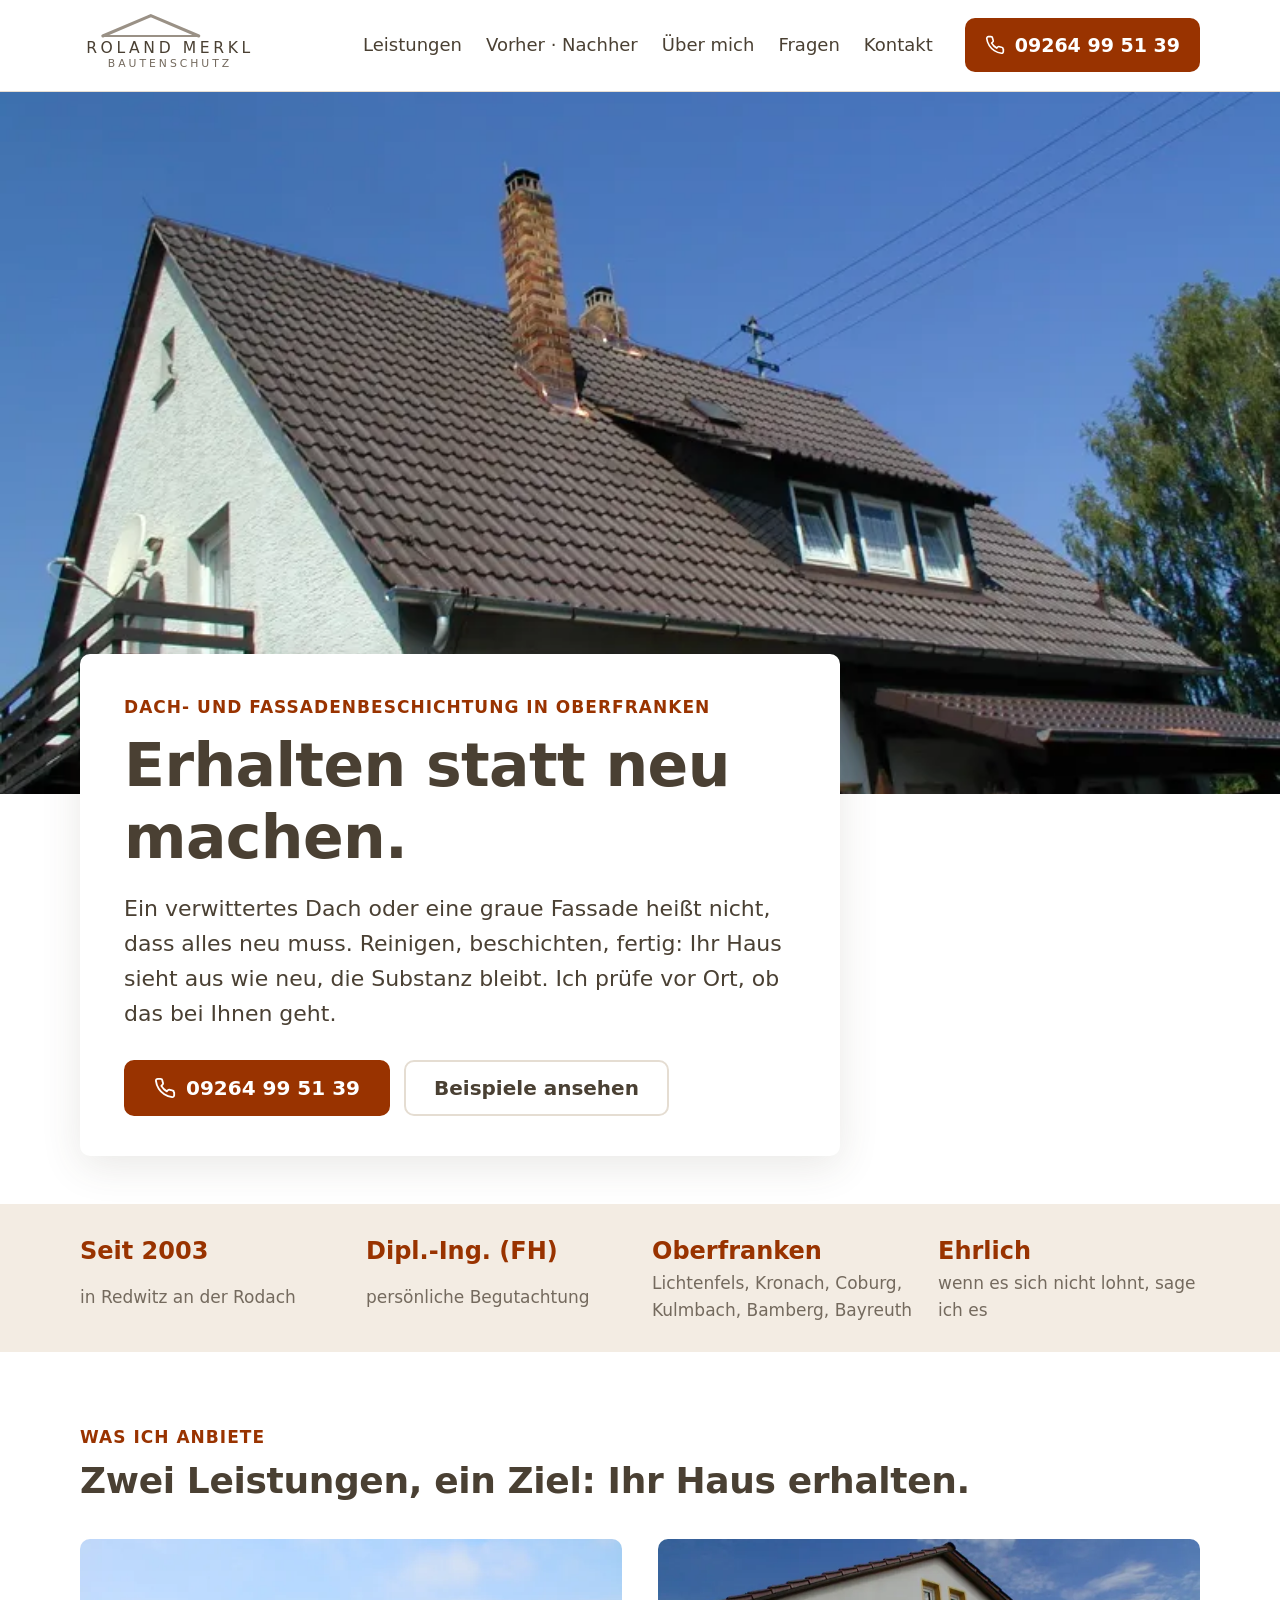
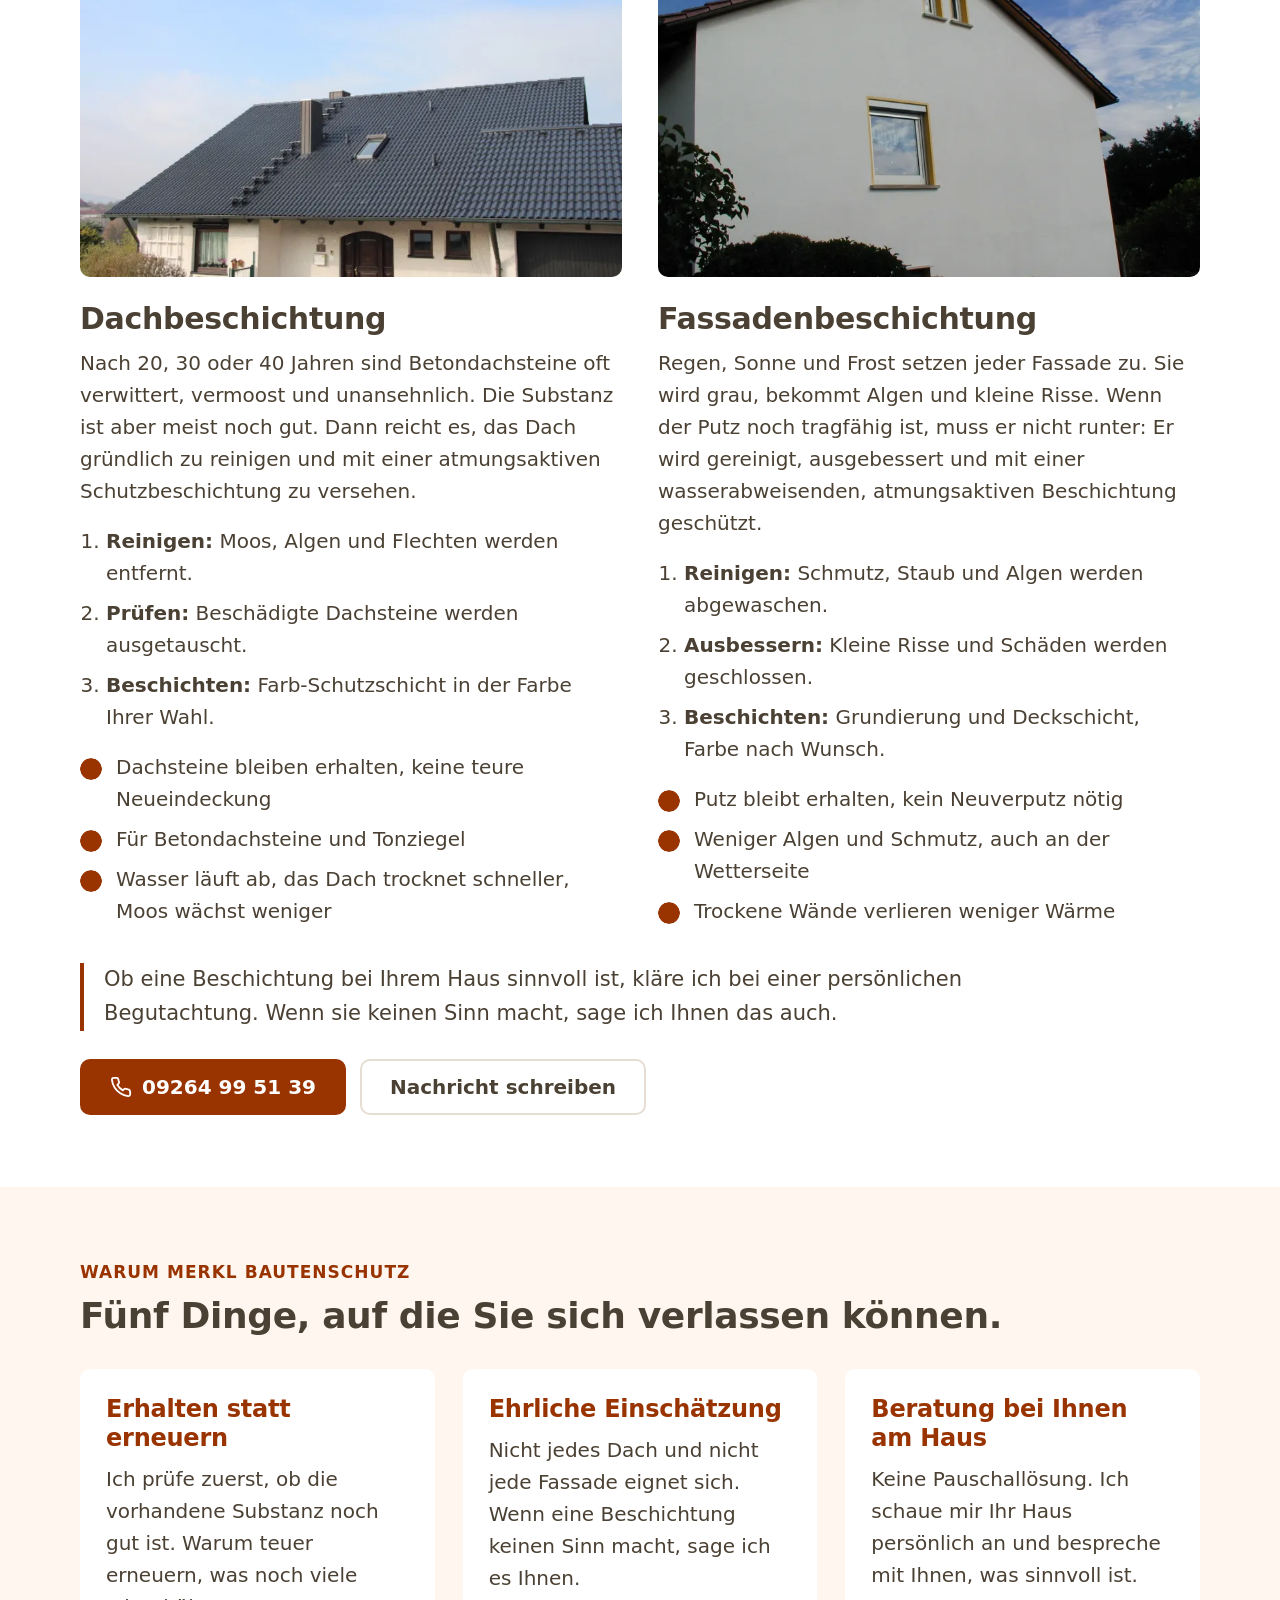
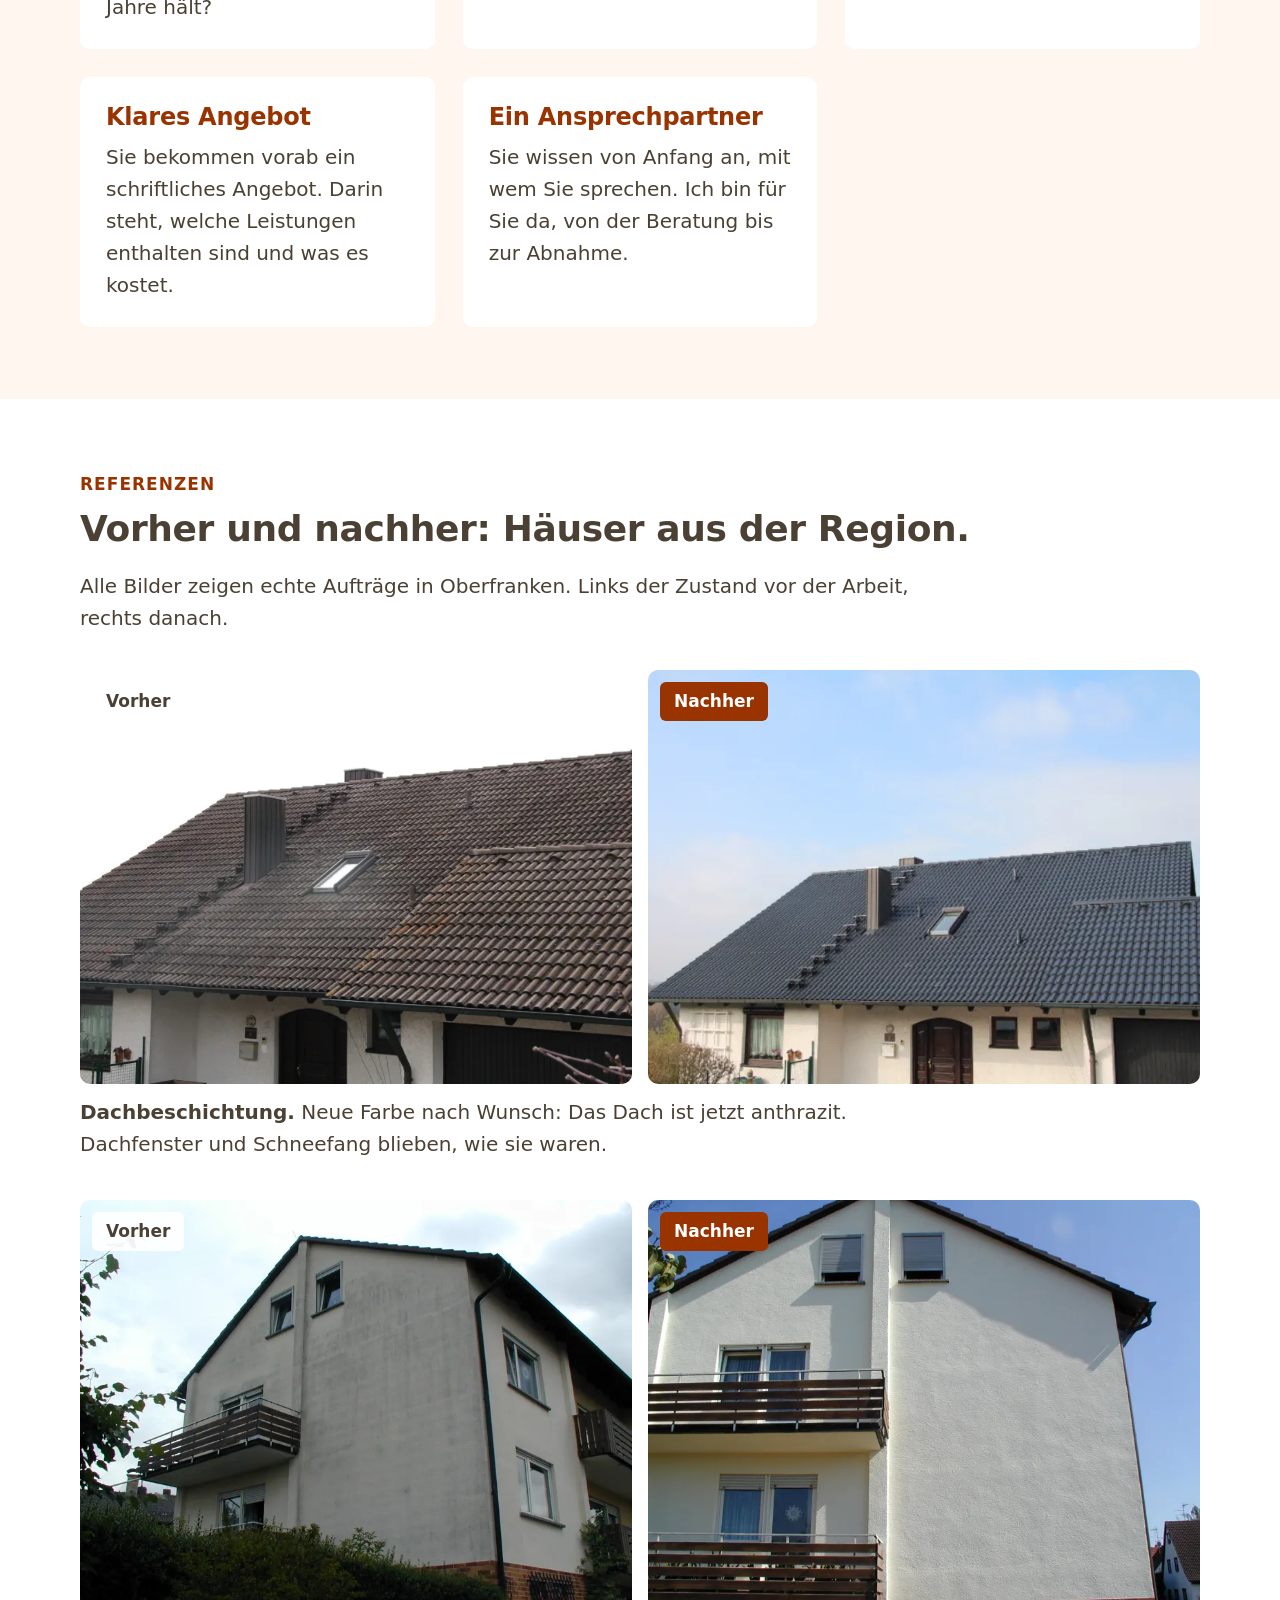
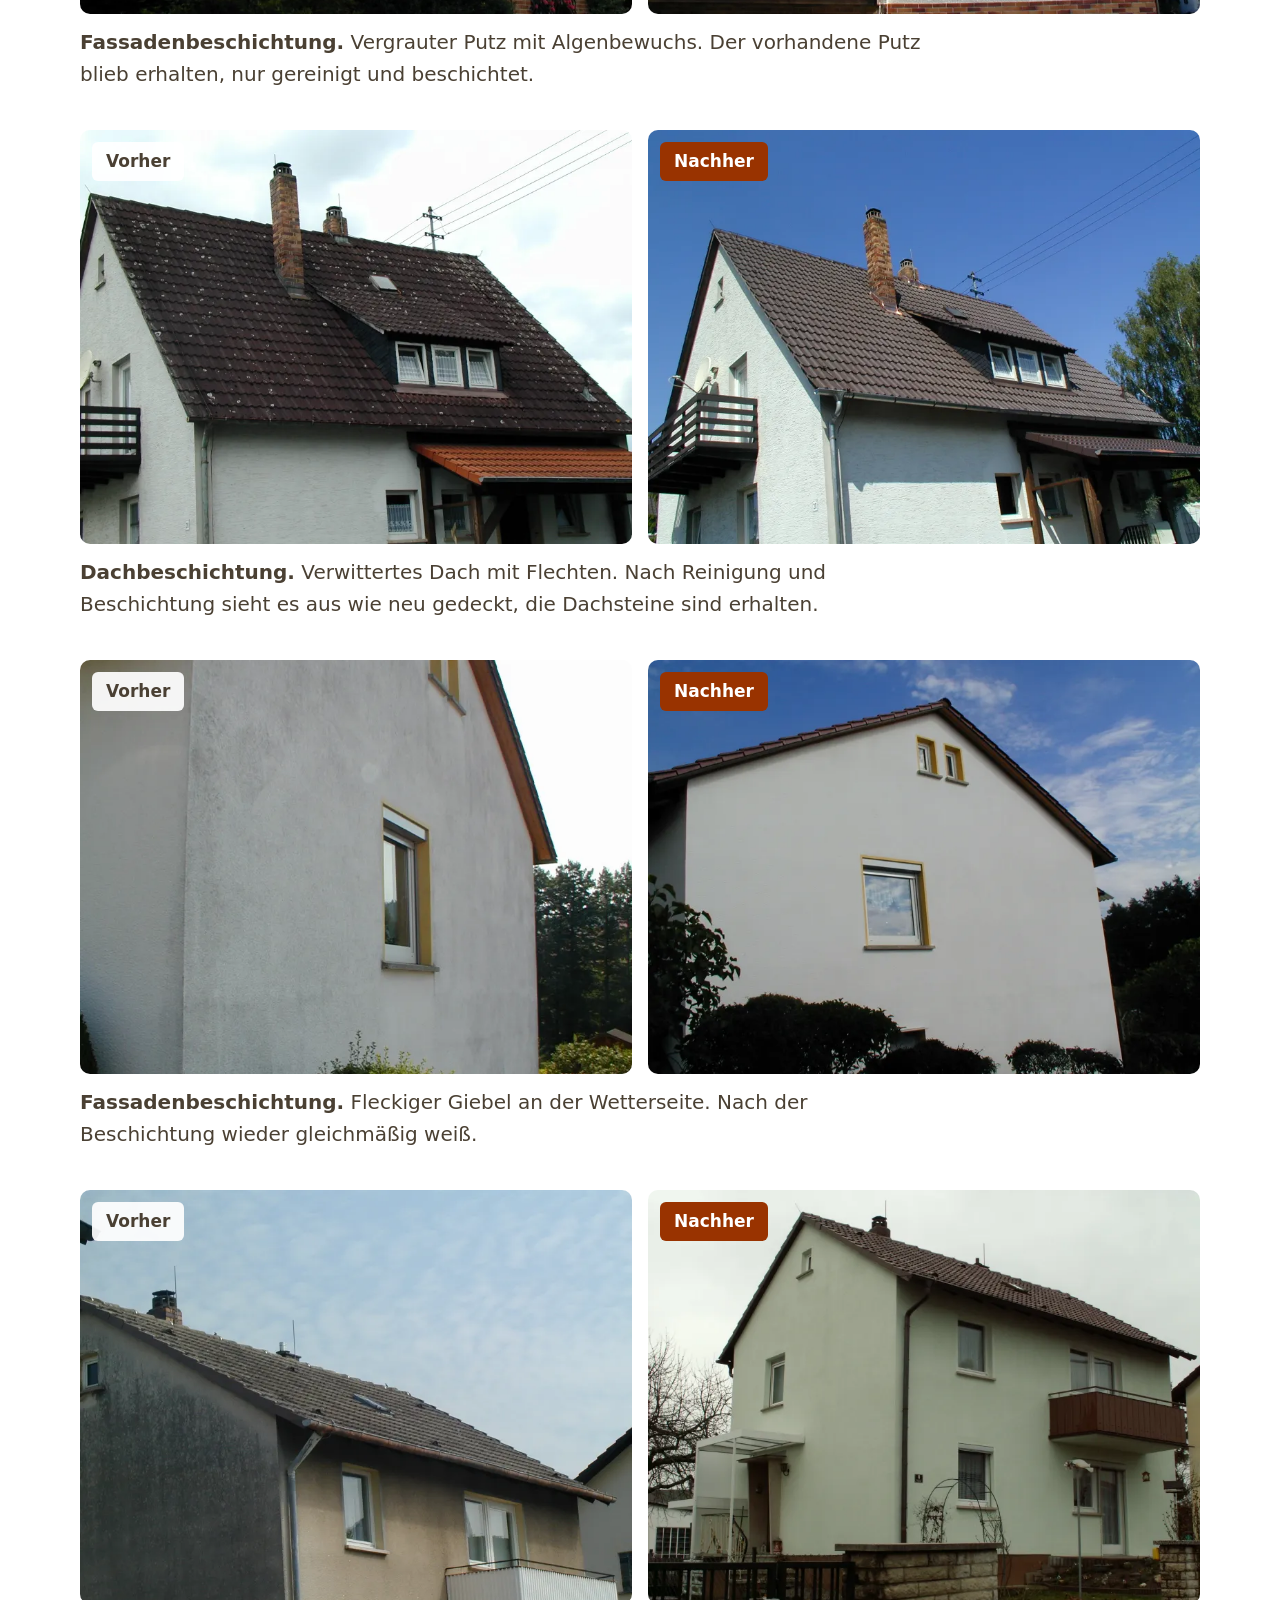
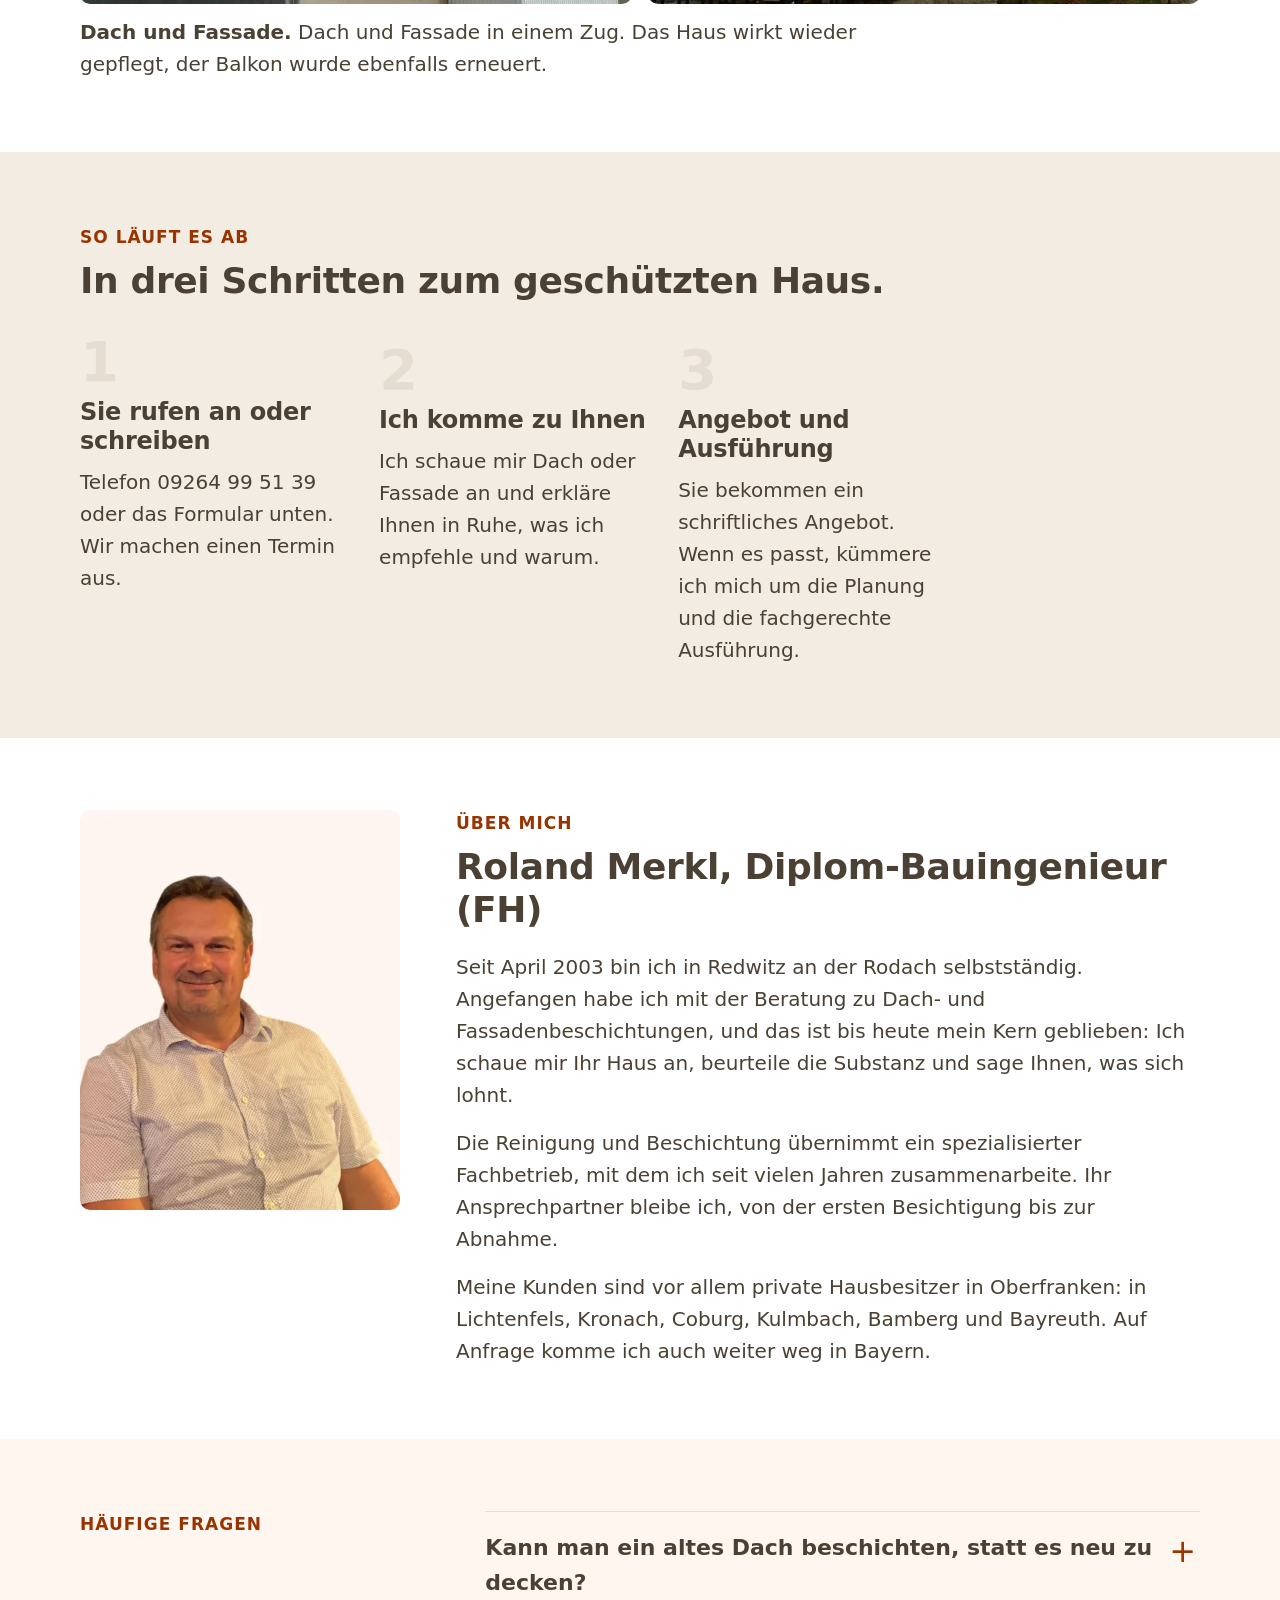
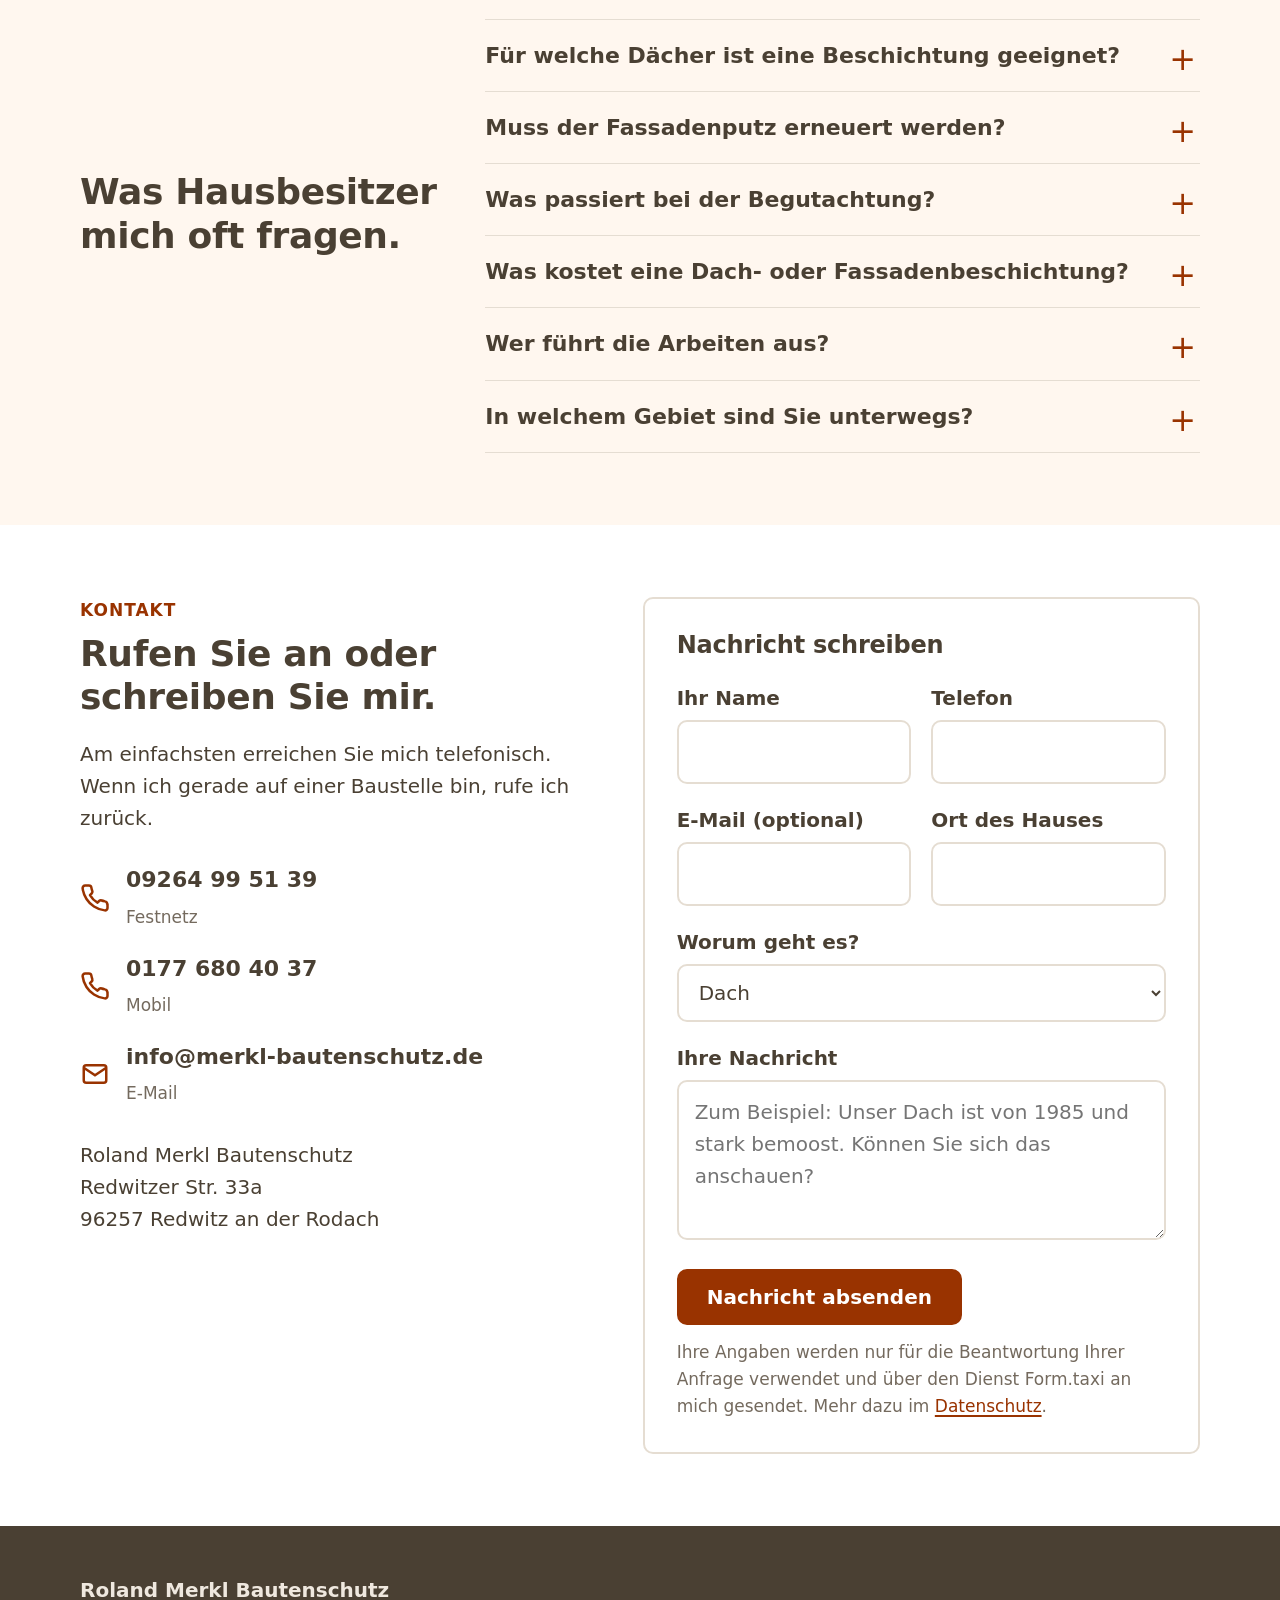
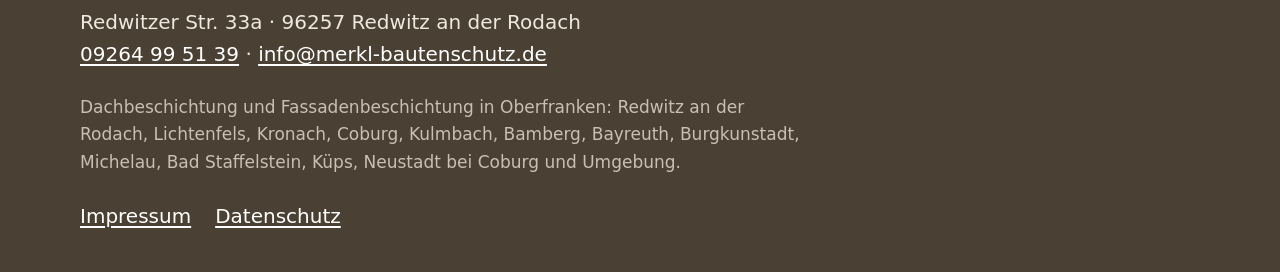
<file: index.html>
<!doctype html>
<html lang="de">
<head>
<meta charset="utf-8">
<meta http-equiv="Content-Security-Policy" content="default-src 'none'; img-src 'self' data:; style-src 'self' 'unsafe-inline'; script-src 'sha256-FeJvtkjgBfuioW7JCXsv/97j+e/yjb3XgODBn69q9mM='; connect-src https://form.taxi; form-action 'self' https://form.taxi; base-uri 'self'">
<meta name="referrer" content="strict-origin-when-cross-origin">
<meta name="viewport" content="width=device-width, initial-scale=1">
<title>Dachbeschichtung und Fassadenbeschichtung in Oberfranken · Roland Merkl Bautenschutz</title>
<meta name="description" content="Dach und Fassade erhalten statt teuer erneuern: Dachbeschichtung und Fassadenbeschichtung in Oberfranken (Lichtenfels, Kronach, Coburg, Kulmbach, Bamberg, Bayreuth). Persönliche Begutachtung durch Diplom-Bauingenieur Roland Merkl, Redwitz. Tel. 09264 99 51 39.">
<link rel="canonical" href="https://www.merkl-bautenschutz.de/">
<meta property="og:type" content="website">
<meta property="og:locale" content="de_DE">
<meta property="og:title" content="Dach- und Fassadenbeschichtung in Oberfranken · Roland Merkl Bautenschutz">
<meta property="og:description" content="Ein altes Dach muss nicht gleich neu gedeckt werden. Persönliche Begutachtung, ehrliche Einschätzung, Ausführung durch Fachbetrieb.">
<meta property="og:image" content="https://www.merkl-bautenschutz.de/assets/original/dach-2-nachher.jpg">
<meta property="og:url" content="https://www.merkl-bautenschutz.de/">
<script type="application/ld+json">{"@context": "https://schema.org", "@type": "HomeAndConstructionBusiness", "name": "Roland Merkl Bautenschutz", "description": "Dachbeschichtung und Fassadenbeschichtung in Oberfranken. Persönliche Begutachtung durch Diplom-Bauingenieur (FH) Roland Merkl. Erhalten statt neu decken oder neu verputzen.", "url": "https://www.merkl-bautenschutz.de/", "telephone": "+499264995139", "email": "info@merkl-bautenschutz.de", "founder": {"@type": "Person", "name": "Roland Merkl", "jobTitle": "Diplom-Bauingenieur (FH)"}, "foundingDate": "2003-04", "address": {"@type": "PostalAddress", "streetAddress": "Redwitzer Str. 33a", "postalCode": "96257", "addressLocality": "Redwitz an der Rodach", "addressRegion": "Bayern", "addressCountry": "DE"}, "geo": {"@type": "GeoCoordinates", "latitude": 50.1968, "longitude": 11.2182}, "areaServed": [{"@type": "Place", "name": "Redwitz an der Rodach"}, {"@type": "Place", "name": "Lichtenfels"}, {"@type": "Place", "name": "Kronach"}, {"@type": "Place", "name": "Coburg"}, {"@type": "Place", "name": "Kulmbach"}, {"@type": "Place", "name": "Bamberg"}, {"@type": "Place", "name": "Bayreuth"}, {"@type": "Place", "name": "Burgkunstadt"}, {"@type": "Place", "name": "Michelau"}, {"@type": "Place", "name": "Bad Staffelstein"}, {"@type": "Place", "name": "Küps"}, {"@type": "Place", "name": "Neustadt bei Coburg"}, {"@type": "Place", "name": "Oberfranken"}, {"@type": "Place", "name": "Bayern"}], "image": ["https://www.merkl-bautenschutz.de/assets/dach-1-nachher.jpg", "https://www.merkl-bautenschutz.de/assets/fassade-1-nachher.jpg", "https://www.merkl-bautenschutz.de/assets/dach-2-nachher.jpg", "https://www.merkl-bautenschutz.de/assets/fassade-2-nachher.jpg", "https://www.merkl-bautenschutz.de/assets/dach-fassade-1-nachher.jpg"], "hasOfferCatalog": {"@type": "OfferCatalog", "name": "Leistungen", "itemListElement": [{"@type": "Offer", "itemOffered": {"@type": "Service", "name": "Dachbeschichtung", "description": "Reinigung und Schutzbeschichtung von Betondachsteinen und Tonziegeln, statt Neueindeckung."}}, {"@type": "Offer", "itemOffered": {"@type": "Service", "name": "Fassadenbeschichtung", "description": "Reinigung, Ausbesserung und wasserabweisende Beschichtung von Putzfassaden, statt Neuverputz."}}]}}</script>
<script type="application/ld+json">{"@context": "https://schema.org", "@type": "FAQPage", "mainEntity": [{"@type": "Question", "name": "Kann man ein altes Dach beschichten, statt es neu zu decken?", "acceptedAnswer": {"@type": "Answer", "text": "Ja, wenn die Dachsteine noch fest und die Unterkonstruktion in Ordnung sind. Die Beschichtung schützt die Oberfläche und sorgt dafür, dass Wasser abläuft und Moos nicht mehr so leicht wächst. Ob das bei Ihrem Dach geht, sehe ich bei der Begutachtung."}}, {"@type": "Question", "name": "Für welche Dächer ist eine Beschichtung geeignet?", "acceptedAnswer": {"@type": "Answer", "text": "Für Betondachsteine und Tonziegel mit guter Substanz. Bei stark beschädigten Steinen, undichter Unterdeckung oder schadhafter Konstruktion rate ich ab. Dann ist eine Neueindeckung die ehrlichere Lösung."}}, {"@type": "Question", "name": "Muss der Fassadenputz erneuert werden?", "acceptedAnswer": {"@type": "Answer", "text": "In vielen Fällen nicht. Wenn der Putz noch tragfähig ist, wird er gereinigt, kleine Risse werden ausgebessert, dann kommt die Beschichtung drauf. Das ist deutlich günstiger als neu verputzen."}}, {"@type": "Question", "name": "Was passiert bei der Begutachtung?", "acceptedAnswer": {"@type": "Answer", "text": "Ich komme zu Ihnen nach Hause, schaue mir Dach oder Fassade an und erkläre Ihnen, was sinnvoll ist und was nicht. Danach bekommen Sie ein schriftliches Angebot, in dem alle Leistungen aufgeführt sind."}}, {"@type": "Question", "name": "Was kostet eine Dach- oder Fassadenbeschichtung?", "acceptedAnswer": {"@type": "Answer", "text": "Das hängt von der Fläche, dem Zustand und dem Material ab. Deshalb nenne ich keine Pauschalpreise, sondern mache Ihnen nach der Begutachtung vor Ort persönlich ein Angebot. Die Begutachtung ist für Sie unverbindlich."}}, {"@type": "Question", "name": "Wer führt die Arbeiten aus?", "acceptedAnswer": {"@type": "Answer", "text": "Die Reinigung und Beschichtung übernimmt ein spezialisierter Fachbetrieb, mit dem ich seit vielen Jahren zusammenarbeite. Ihr Ansprechpartner bleibe ich, von der ersten Beratung bis zur Abnahme."}}, {"@type": "Question", "name": "In welchem Gebiet sind Sie unterwegs?", "acceptedAnswer": {"@type": "Answer", "text": "Vor allem in Oberfranken: Lichtenfels, Kronach, Coburg, Kulmbach, Bamberg und Bayreuth. Auf Anfrage komme ich auch weiter weg in Bayern."}}]}</script>
<link rel="icon" href="favicon.svg" type="image/svg+xml">
<link rel="stylesheet" href="design.css">
<style>
.kopf { position: sticky; top: 0; background: var(--weiss); border-bottom: 1px solid var(--linie); z-index: 20; }
.kopf-innen { display: flex; align-items: center; gap: 32px; padding: 12px 0; }
.logo { width: 180px; height: auto; }
.kopf nav { display: flex; gap: 24px; margin-left: auto; font-size: 18px; }
.kopf nav a { color: var(--grau); text-decoration: none; }
.kopf nav a:hover { color: var(--rot); }
.kopf-tel { display: inline-flex; align-items: center; gap: 10px; color: var(--weiss); background: var(--rot); padding: 12px 20px; border-radius: var(--radius); font-weight: 700; font-size: 19px; text-decoration: none; }
.kopf-tel:hover { background: var(--rot-dunkel); color: #fff; }
.kopf-tel svg { width: 20px; height: 20px; }
.hero { padding: 0; position: relative; }
.hero-bild img { width: 100%; height: min(78vh, 720px); object-fit: cover; object-position: center 40%; }
.hero-innen { position: relative; margin-top: -140px; }
.hero-box { background: var(--weiss); border-radius: var(--radius); padding: 40px 44px; max-width: 760px; box-shadow: 0 10px 40px rgba(74,64,51,.12); }
.hero-box h1 { font-size: clamp(40px, 5.6vw, 60px); }
.gross { font-size: 22px; margin-top: 18px; }
.band { padding-block: 28px; margin-top: 48px; }
.band-innen { display: grid; grid-template-columns: repeat(4, 1fr); gap: 24px; }
.band-innen div { display: grid; }
.band-innen strong { font-size: 24px; color: var(--rot); }
.band-innen span { font-size: 17px; color: var(--grau-mittel); }
.karten { display: grid; grid-template-columns: 1fr 1fr; gap: 36px; margin-top: 36px; }
.karte img { border-radius: var(--radius); aspect-ratio: 16/10; object-fit: cover; width: 100%; }
.karte-text { padding: 24px 0 0; }
.karte-text h3 { font-size: 30px; }
.karte-text ol { margin: 18px 0; }
.karte-text .haken { margin-top: 18px; }
.hinweis { margin-top: 36px; font-size: 21px; border-left: 4px solid var(--rot); padding-left: 20px; }
.gruende { display: grid; grid-template-columns: repeat(3, 1fr); gap: 28px; margin-top: 32px; }
.gruende > div { background: var(--weiss); border-radius: var(--radius); padding: 26px; }
.gruende h3 { color: var(--rot); }
.einleitung { margin-bottom: 36px; }
.vn-liste { gap: 40px; }
.schritte { list-style: none; padding: 0; display: grid; grid-template-columns: repeat(3, 1fr); gap: 32px; margin-top: 32px; counter-reset: s; }
.nr { font-size: 56px; line-height: 1; font-weight: 700; color: var(--linie); display: block; margin-bottom: 8px; }
.ueber-innen { display: grid; grid-template-columns: 320px 1fr; gap: 56px; align-items: start; }
.portrait-bild { border-radius: var(--radius); width: 100%; aspect-ratio: 4/5; object-fit: cover; }
.fragen-innen { display: grid; grid-template-columns: 1fr 2fr; gap: 48px; }
.fragen-innen h2 { grid-column: 1; }
.fragen-innen .kopf-ueber { grid-column: 1; }
.faq { grid-column: 2; grid-row: 1 / span 2; }
.faq details { border-top: 1px solid var(--linie); padding: 18px 0; }
.faq details:last-child { border-bottom: 1px solid var(--linie); }
.faq summary { cursor: pointer; font-weight: 600; font-size: 22px; list-style: none; position: relative; padding-right: 40px; }
.faq summary::after { content: "+"; position: absolute; right: 4px; top: -4px; font-size: 32px; color: var(--rot); font-weight: 400; }
.faq details[open] summary::after { content: "–"; }
.faq details p { margin-top: 12px; }
.kontakt-innen { display: grid; grid-template-columns: 1fr 1.1fr; gap: 56px; align-items: start; }
.kontakt-daten { margin-top: 28px; display: grid; gap: 18px; }
.kontakt-zeile { display: flex; align-items: center; gap: 16px; color: var(--grau); text-decoration: none; font-size: 22px; }
.kontakt-zeile svg { width: 30px; height: 30px; color: var(--rot); flex: none; }
.adresse { margin-top: 12px; }
.formular { border: 2px solid var(--linie); padding: 32px; border-radius: var(--radius); }
.formular h3 { margin-bottom: 22px; }
.formular-hinweis { margin-top: 14px; }
.fuss { background: var(--grau); color: #efe8df; padding: 48px 0 40px; }
.fuss a { color: #fff; }
.fuss-innen { display: grid; gap: 24px; }
.fuss .orte { color: #c9bfb3; }
.fuss-nav { display: flex; gap: 24px; }
@media (max-width: 900px) {
  .hero-bild img { height: 52vh; }
  .hero-innen { margin-top: -60px; }
  .hero-box { padding: 28px 24px; }
  .band-innen, .karten, .ueber-innen, .kontakt-innen, .gruende, .fragen-innen { grid-template-columns: 1fr; }
  .faq { grid-column: 1; grid-row: auto; }
  .schritte { grid-template-columns: 1fr; gap: 24px; }
  .kopf nav { display: none; }
  .kopf-tel span { display: none; }
  .kopf-tel { padding: 12px; }
  .kopf-innen { justify-content: space-between; }
  .portrait { max-width: 260px; }
}

.formular + .formular { margin-top: 20px; }
</style>
</head>
<body>
<header class="kopf">
  <div class="wrap kopf-innen">
    <a href="#" class="logo-link"><svg class="logo" viewBox="0 0 300 96" role="img" aria-label="Roland Merkl Bautenschutz">
  <path d="M38 40 L118 6 L198 40" fill="none" stroke="#9a9186" stroke-width="5" stroke-linecap="round" stroke-linejoin="round"/>
  <path d="M38 40 L198 40" fill="none" stroke="#9a9186" stroke-width="3" stroke-linecap="round"/>
  <text x="150" y="68" text-anchor="middle" font-family="system-ui, Helvetica, Arial, sans-serif" font-size="26" font-weight="500" letter-spacing="6" fill="#4a4033">ROLAND MERKL</text>
  <text x="150" y="91" text-anchor="middle" font-family="system-ui, Helvetica, Arial, sans-serif" font-size="18" font-weight="400" letter-spacing="5" fill="#746a5e">BAUTENSCHUTZ</text>
</svg></a>
    <nav aria-label="Hauptmenü">
      <a href="#leistungen">Leistungen</a>
      <a href="#vorher-nachher">Vorher · Nachher</a>
      <a href="#ueber">Über mich</a>
      <a href="#fragen">Fragen</a>
      <a href="#kontakt">Kontakt</a>
    </nav>
    <a class="kopf-tel" href="tel:+499264995139"><svg viewBox="0 0 24 24" fill="none" stroke="currentColor" stroke-width="2" stroke-linecap="round" stroke-linejoin="round" aria-hidden="true"><path d="M22 16.9v3a2 2 0 0 1-2.2 2 19.8 19.8 0 0 1-8.6-3.1 19.5 19.5 0 0 1-6-6A19.8 19.8 0 0 1 2.1 4.2 2 2 0 0 1 4.1 2h3a2 2 0 0 1 2 1.7c.1.9.4 1.8.7 2.6a2 2 0 0 1-.5 2.1L8 9.7a16 16 0 0 0 6 6l1.3-1.3a2 2 0 0 1 2.1-.4c.8.3 1.7.5 2.6.7a2 2 0 0 1 1.7 2z"/></svg><span>09264 99 51 39</span></a>
  </div>
</header>
<main>
<section class="hero">
  <div class="hero-bild"><picture><source type="image/webp" srcset="assets/dach-2-nachher-800.webp 800w, assets/dach-2-nachher-1600.webp 1600w" sizes="(max-width: 760px) 100vw, 560px"><img src="assets/original/dach-2-nachher.jpg" alt="Dachbeschichtung in Oberfranken: Einfamilienhaus mit frisch beschichtetem dunkelbraunem Dach, Gaube und Klinkerkaminen unter blauem Himmel" width="1600" height="1200" fetchpriority="high"></picture></div>
  <div class="wrap hero-innen">
    <div class="hero-box">
      <p class="kopf-ueber">Dach- und Fassadenbeschichtung in Oberfranken</p>
      <h1>Erhalten statt neu machen.</h1>
      <p class="gross">Ein verwittertes Dach oder eine graue Fassade heißt nicht, dass alles neu muss. Reinigen, beschichten, fertig: Ihr Haus sieht aus wie neu, die Substanz bleibt. Ich prüfe vor Ort, ob das bei Ihnen geht.</p>
      <div class="knoepfe"><a class="knopf rot" href="tel:+499264995139"><svg viewBox="0 0 24 24" fill="none" stroke="currentColor" stroke-width="2" stroke-linecap="round" stroke-linejoin="round" aria-hidden="true"><path d="M22 16.9v3a2 2 0 0 1-2.2 2 19.8 19.8 0 0 1-8.6-3.1 19.5 19.5 0 0 1-6-6A19.8 19.8 0 0 1 2.1 4.2 2 2 0 0 1 4.1 2h3a2 2 0 0 1 2 1.7c.1.9.4 1.8.7 2.6a2 2 0 0 1-.5 2.1L8 9.7a16 16 0 0 0 6 6l1.3-1.3a2 2 0 0 1 2.1-.4c.8.3 1.7.5 2.6.7a2 2 0 0 1 1.7 2z"/></svg>09264 99 51 39</a><a class="knopf hell" href="#vorher-nachher">Beispiele ansehen</a></div>
    </div>
  </div>
</section>
<section class="band sand">
  <div class="wrap band-innen">
    <div><strong>Seit 2003</strong><span>in Redwitz an der Rodach</span></div>
    <div><strong>Dipl.-Ing. (FH)</strong><span>persönliche Begutachtung</span></div>
    <div><strong>Oberfranken</strong><span>Lichtenfels, Kronach, Coburg, Kulmbach, Bamberg, Bayreuth</span></div>
    <div><strong>Ehrlich</strong><span>wenn es sich nicht lohnt, sage ich es</span></div>
  </div>
</section>
<section id="leistungen">
  <div class="wrap">
    <p class="kopf-ueber">Was ich anbiete</p>
    <h2>Zwei Leistungen, ein Ziel: Ihr Haus erhalten.</h2>
    <div class="karten">
      <article class="karte" id="dach">
        <picture><source type="image/webp" srcset="assets/dach-1-nachher-800.webp 800w, assets/dach-1-nachher-1600.webp 1600w" sizes="(max-width: 760px) 100vw, 560px"><img src="assets/original/dach-1-nachher.jpg" alt="Dachbeschichtung in Oberfranken: Betondachsteindach mit Dachfenster in Anthrazit beschichtet" width="720" height="480" loading="lazy"></picture>
        <div class="karte-text">
          <h3>Dachbeschichtung</h3>
          <p>Nach 20, 30 oder 40 Jahren sind Betondachsteine oft verwittert, vermoost und unansehnlich. Die Substanz ist aber meist noch gut. Dann reicht es, das Dach gründlich zu reinigen und mit einer atmungsaktiven Schutzbeschichtung zu versehen.</p>
          <ol>
            <li><strong>Reinigen:</strong> Moos, Algen und Flechten werden entfernt.</li>
            <li><strong>Prüfen:</strong> Beschädigte Dachsteine werden ausgetauscht.</li>
            <li><strong>Beschichten:</strong> Farb-Schutzschicht in der Farbe Ihrer Wahl.</li>
          </ol>
          <ul class="haken">
            <li>Dachsteine bleiben erhalten, keine teure Neueindeckung</li>
            <li>Für Betondachsteine und Tonziegel</li>
            <li>Wasser läuft ab, das Dach trocknet schneller, Moos wächst weniger</li>
          </ul>
        </div>
      </article>
      <article class="karte" id="fassade">
        <picture><source type="image/webp" srcset="assets/fassade-2-nachher-800.webp 800w, assets/fassade-2-nachher-1600.webp 1600w" sizes="(max-width: 760px) 100vw, 560px"><img src="assets/original/fassade-2-nachher.jpg" alt="Fassadenbeschichtung in Oberfranken: strahlend weiße Giebelfassade nach der Beschichtung, Fenster gelb eingefasst" width="1600" height="1200" loading="lazy"></picture>
        <div class="karte-text">
          <h3>Fassadenbeschichtung</h3>
          <p>Regen, Sonne und Frost setzen jeder Fassade zu. Sie wird grau, bekommt Algen und kleine Risse. Wenn der Putz noch tragfähig ist, muss er nicht runter: Er wird gereinigt, ausgebessert und mit einer wasserabweisenden, atmungsaktiven Beschichtung geschützt.</p>
          <ol>
            <li><strong>Reinigen:</strong> Schmutz, Staub und Algen werden abgewaschen.</li>
            <li><strong>Ausbessern:</strong> Kleine Risse und Schäden werden geschlossen.</li>
            <li><strong>Beschichten:</strong> Grundierung und Deckschicht, Farbe nach Wunsch.</li>
          </ol>
          <ul class="haken">
            <li>Putz bleibt erhalten, kein Neuverputz nötig</li>
            <li>Weniger Algen und Schmutz, auch an der Wetterseite</li>
            <li>Trockene Wände verlieren weniger Wärme</li>
          </ul>
        </div>
      </article>
    </div>
    <p class="hinweis">Ob eine Beschichtung bei Ihrem Haus sinnvoll ist, kläre ich bei einer persönlichen Begutachtung. Wenn sie keinen Sinn macht, sage ich Ihnen das auch.</p>
    <div class="knoepfe"><a class="knopf rot" href="tel:+499264995139"><svg viewBox="0 0 24 24" fill="none" stroke="currentColor" stroke-width="2" stroke-linecap="round" stroke-linejoin="round" aria-hidden="true"><path d="M22 16.9v3a2 2 0 0 1-2.2 2 19.8 19.8 0 0 1-8.6-3.1 19.5 19.5 0 0 1-6-6A19.8 19.8 0 0 1 2.1 4.2 2 2 0 0 1 4.1 2h3a2 2 0 0 1 2 1.7c.1.9.4 1.8.7 2.6a2 2 0 0 1-.5 2.1L8 9.7a16 16 0 0 0 6 6l1.3-1.3a2 2 0 0 1 2.1-.4c.8.3 1.7.5 2.6.7a2 2 0 0 1 1.7 2z"/></svg>09264 99 51 39</a><a class="knopf hell" href="#kontakt">Nachricht schreiben</a></div>
  </div>
</section>
<section id="warum" class="creme">
  <div class="wrap">
    <p class="kopf-ueber">Warum Merkl Bautenschutz</p>
    <h2>Fünf Dinge, auf die Sie sich verlassen können.</h2>
    <div class="gruende">
      <div><h3>Erhalten statt erneuern</h3><p>Ich prüfe zuerst, ob die vorhandene Substanz noch gut ist. Warum teuer erneuern, was noch viele Jahre hält?</p></div>
      <div><h3>Ehrliche Einschätzung</h3><p>Nicht jedes Dach und nicht jede Fassade eignet sich. Wenn eine Beschichtung keinen Sinn macht, sage ich es Ihnen.</p></div>
      <div><h3>Beratung bei Ihnen am Haus</h3><p>Keine Pauschallösung. Ich schaue mir Ihr Haus persönlich an und bespreche mit Ihnen, was sinnvoll ist.</p></div>
      <div><h3>Klares Angebot</h3><p>Sie bekommen vorab ein schriftliches Angebot. Darin steht, welche Leistungen enthalten sind und was es kostet.</p></div>
      <div><h3>Ein Ansprechpartner</h3><p>Sie wissen von Anfang an, mit wem Sie sprechen. Ich bin für Sie da, von der Beratung bis zur Abnahme.</p></div>
    </div>
  </div>
</section>
<section id="vorher-nachher">
  <div class="wrap">
    <p class="kopf-ueber">Referenzen</p>
    <h2>Vorher und nachher: Häuser aus der Region.</h2>
    <p class="einleitung">Alle Bilder zeigen echte Aufträge in Oberfranken. Links der Zustand vor der Arbeit, rechts danach.</p>
    <div class="vn-liste"><div class="vn-paar">
  <div class="vn">
    <figure class="vorher"><picture><source type="image/webp" srcset="assets/dach-1-vorher-800.webp 800w, assets/dach-1-vorher-1600.webp 1600w" sizes="(max-width: 760px) 100vw, 560px"><img src="assets/original/dach-1-vorher.jpg" alt="Dachbeschichtung in Oberfranken: braunes Betondachsteindach mit Dachfenster, bemoost und verwittert, vor der Beschichtung" width="1600" height="1200" loading="lazy"></picture><figcaption>Vorher</figcaption></figure>
    <figure class="nachher"><picture><source type="image/webp" srcset="assets/dach-1-nachher-800.webp 800w, assets/dach-1-nachher-1600.webp 1600w" sizes="(max-width: 760px) 100vw, 560px"><img src="assets/original/dach-1-nachher.jpg" alt="Dachbeschichtung in Oberfranken: dasselbe Dach in Anthrazit beschichtet, mit Dachfenster und Schneefanggittern" width="720" height="480" loading="lazy"></picture><figcaption>Nachher</figcaption></figure>
  </div>
  <p class="vn-text"><strong>Dachbeschichtung.</strong> Neue Farbe nach Wunsch: Das Dach ist jetzt anthrazit. Dachfenster und Schneefang blieben, wie sie waren.</p>
</div>
<div class="vn-paar">
  <div class="vn">
    <figure class="vorher"><picture><source type="image/webp" srcset="assets/fassade-1-vorher-800.webp 800w, assets/fassade-1-vorher-1600.webp 1600w" sizes="(max-width: 760px) 100vw, 560px"><img src="assets/original/fassade-1-vorher.jpg" alt="Fassadenbeschichtung in Oberfranken: Hausgiebel mit zwei Balkonen, Putz grau und mit Algen verfärbt, vor der Reinigung" width="1600" height="1200" loading="lazy"></picture><figcaption>Vorher</figcaption></figure>
    <figure class="nachher"><picture><source type="image/webp" srcset="assets/fassade-1-nachher-800.webp 800w, assets/fassade-1-nachher-1600.webp 1600w" sizes="(max-width: 760px) 100vw, 560px"><img src="assets/original/fassade-1-nachher.jpg" alt="Fassadenbeschichtung in Oberfranken: derselbe Giebel nach Reinigung und Beschichtung, Putz gleichmäßig hell und sauber" width="1600" height="1200" loading="lazy"></picture><figcaption>Nachher</figcaption></figure>
  </div>
  <p class="vn-text"><strong>Fassadenbeschichtung.</strong> Vergrauter Putz mit Algenbewuchs. Der vorhandene Putz blieb erhalten, nur gereinigt und beschichtet.</p>
</div>
<div class="vn-paar">
  <div class="vn">
    <figure class="vorher"><picture><source type="image/webp" srcset="assets/dach-2-vorher-800.webp 800w, assets/dach-2-vorher-1600.webp 1600w" sizes="(max-width: 760px) 100vw, 560px"><img src="assets/original/dach-2-vorher.jpg" alt="Dachbeschichtung in Oberfranken: Betondachsteindach mit Gaube, stark von Flechten und Moos befallen, vor der Reinigung" width="1600" height="1200" loading="lazy"></picture><figcaption>Vorher</figcaption></figure>
    <figure class="nachher"><picture><source type="image/webp" srcset="assets/dach-2-nachher-800.webp 800w, assets/dach-2-nachher-1600.webp 1600w" sizes="(max-width: 760px) 100vw, 560px"><img src="assets/original/dach-2-nachher.jpg" alt="Dachbeschichtung in Oberfranken: dasselbe Dach nach Reinigung und Beschichtung in Dunkelbraun, Kamine und Gaube neu eingefasst" width="1600" height="1200" loading="lazy"></picture><figcaption>Nachher</figcaption></figure>
  </div>
  <p class="vn-text"><strong>Dachbeschichtung.</strong> Verwittertes Dach mit Flechten. Nach Reinigung und Beschichtung sieht es aus wie neu gedeckt, die Dachsteine sind erhalten.</p>
</div>
<div class="vn-paar">
  <div class="vn">
    <figure class="vorher"><picture><source type="image/webp" srcset="assets/fassade-2-vorher-800.webp 800w, assets/fassade-2-vorher-1600.webp 1600w" sizes="(max-width: 760px) 100vw, 560px"><img src="assets/original/fassade-2-vorher.jpg" alt="Fassadenbeschichtung in Oberfranken: Giebelwand mit gelb eingefassten Fenstern, Putz fleckig und verschmutzt" width="1200" height="1600" loading="lazy"></picture><figcaption>Vorher</figcaption></figure>
    <figure class="nachher"><picture><source type="image/webp" srcset="assets/fassade-2-nachher-800.webp 800w, assets/fassade-2-nachher-1600.webp 1600w" sizes="(max-width: 760px) 100vw, 560px"><img src="assets/original/fassade-2-nachher.jpg" alt="Fassadenbeschichtung in Oberfranken: dieselbe Giebelwand nach Beschichtung, Putz strahlend weiß" width="1600" height="1200" loading="lazy"></picture><figcaption>Nachher</figcaption></figure>
  </div>
  <p class="vn-text"><strong>Fassadenbeschichtung.</strong> Fleckiger Giebel an der Wetterseite. Nach der Beschichtung wieder gleichmäßig weiß.</p>
</div>
<div class="vn-paar">
  <div class="vn">
    <figure class="vorher"><picture><source type="image/webp" srcset="assets/dach-fassade-1-vorher-800.webp 800w, assets/dach-fassade-1-vorher-1600.webp 1600w" sizes="(max-width: 760px) 100vw, 560px"><img src="assets/original/dach-fassade-1-vorher.jpg" alt="Dach- und Fassadenbeschichtung in Oberfranken: Haus mit bemoostem Dach und dunkel verwitterter Fassade, vorher" width="1600" height="1200" loading="lazy"></picture><figcaption>Vorher</figcaption></figure>
    <figure class="nachher"><picture><source type="image/webp" srcset="assets/dach-fassade-1-nachher-800.webp 800w, assets/dach-fassade-1-nachher-1600.webp 1600w" sizes="(max-width: 760px) 100vw, 560px"><img src="assets/original/dach-fassade-1-nachher.jpg" alt="Dach- und Fassadenbeschichtung in Oberfranken: dasselbe Haus mit braunem Dach und hellgrüner Fassade, nachher" width="1600" height="1200" loading="lazy"></picture><figcaption>Nachher</figcaption></figure>
  </div>
  <p class="vn-text"><strong>Dach und Fassade.</strong> Dach und Fassade in einem Zug. Das Haus wirkt wieder gepflegt, der Balkon wurde ebenfalls erneuert.</p>
</div></div>
  </div>
</section>
<section id="ablauf" class="sand">
  <div class="wrap">
    <p class="kopf-ueber">So läuft es ab</p>
    <h2>In drei Schritten zum geschützten Haus.</h2>
    <ol class="schritte">
      <li><span class="nr">1</span><h3>Sie rufen an oder schreiben</h3><p>Telefon 09264 99 51 39 oder das Formular unten. Wir machen einen Termin aus.</p></li>
      <li><span class="nr">2</span><h3>Ich komme zu Ihnen</h3><p>Ich schaue mir Dach oder Fassade an und erkläre Ihnen in Ruhe, was ich empfehle und warum.</p></li>
      <li><span class="nr">3</span><h3>Angebot und Ausführung</h3><p>Sie bekommen ein schriftliches Angebot. Wenn es passt, kümmere ich mich um die Planung und die fachgerechte Ausführung.</p></li>
    </ol>
  </div>
</section>
<section id="ueber">
  <div class="wrap ueber-innen">
    <div class="portrait">
      <picture><source type="image/webp" srcset="assets/roland-merkl-480.webp 480w, assets/roland-merkl-1000.webp 1000w" sizes="(max-width: 760px) 260px, 320px"><img src="assets/roland-merkl-800.jpg" alt="Roland Merkl, Diplom-Bauingenieur (FH) und Inhaber von Roland Merkl Bautenschutz in Redwitz an der Rodach" width="1000" height="1250" loading="lazy" class="portrait-bild"></picture>
    </div>
    <div>
      <p class="kopf-ueber">Über mich</p>
      <h2>Roland Merkl, Diplom-Bauingenieur (FH)</h2>
      <p>Seit April 2003 bin ich in Redwitz an der Rodach selbstständig. Angefangen habe ich mit der Beratung zu Dach- und Fassadenbeschichtungen, und das ist bis heute mein Kern geblieben: Ich schaue mir Ihr Haus an, beurteile die Substanz und sage Ihnen, was sich lohnt.</p>
      <p>Die Reinigung und Beschichtung übernimmt ein spezialisierter Fachbetrieb, mit dem ich seit vielen Jahren zusammenarbeite. Ihr Ansprechpartner bleibe ich, von der ersten Besichtigung bis zur Abnahme.</p>
      <p>Meine Kunden sind vor allem private Hausbesitzer in Oberfranken: in Lichtenfels, Kronach, Coburg, Kulmbach, Bamberg und Bayreuth. Auf Anfrage komme ich auch weiter weg in Bayern.</p>
    </div>
  </div>
</section>
<section id="fragen" class="creme">
  <div class="wrap fragen-innen">
    <p class="kopf-ueber">Häufige Fragen</p>
    <h2>Was Hausbesitzer mich oft fragen.</h2>
    <div class="faq"><details><summary>Kann man ein altes Dach beschichten, statt es neu zu decken?</summary><p>Ja, wenn die Dachsteine noch fest und die Unterkonstruktion in Ordnung sind. Die Beschichtung schützt die Oberfläche und sorgt dafür, dass Wasser abläuft und Moos nicht mehr so leicht wächst. Ob das bei Ihrem Dach geht, sehe ich bei der Begutachtung.</p></details>
<details><summary>Für welche Dächer ist eine Beschichtung geeignet?</summary><p>Für Betondachsteine und Tonziegel mit guter Substanz. Bei stark beschädigten Steinen, undichter Unterdeckung oder schadhafter Konstruktion rate ich ab. Dann ist eine Neueindeckung die ehrlichere Lösung.</p></details>
<details><summary>Muss der Fassadenputz erneuert werden?</summary><p>In vielen Fällen nicht. Wenn der Putz noch tragfähig ist, wird er gereinigt, kleine Risse werden ausgebessert, dann kommt die Beschichtung drauf. Das ist deutlich günstiger als neu verputzen.</p></details>
<details><summary>Was passiert bei der Begutachtung?</summary><p>Ich komme zu Ihnen nach Hause, schaue mir Dach oder Fassade an und erkläre Ihnen, was sinnvoll ist und was nicht. Danach bekommen Sie ein schriftliches Angebot, in dem alle Leistungen aufgeführt sind.</p></details>
<details><summary>Was kostet eine Dach- oder Fassadenbeschichtung?</summary><p>Das hängt von der Fläche, dem Zustand und dem Material ab. Deshalb nenne ich keine Pauschalpreise, sondern mache Ihnen nach der Begutachtung vor Ort persönlich ein Angebot. Die Begutachtung ist für Sie unverbindlich.</p></details>
<details><summary>Wer führt die Arbeiten aus?</summary><p>Die Reinigung und Beschichtung übernimmt ein spezialisierter Fachbetrieb, mit dem ich seit vielen Jahren zusammenarbeite. Ihr Ansprechpartner bleibe ich, von der ersten Beratung bis zur Abnahme.</p></details>
<details><summary>In welchem Gebiet sind Sie unterwegs?</summary><p>Vor allem in Oberfranken: Lichtenfels, Kronach, Coburg, Kulmbach, Bamberg und Bayreuth. Auf Anfrage komme ich auch weiter weg in Bayern.</p></details></div>
  </div>
</section>
<section id="kontakt">
  <div class="wrap kontakt-innen">
    <div>
      <p class="kopf-ueber">Kontakt</p>
      <h2>Rufen Sie an oder schreiben Sie mir.</h2>
      <p>Am einfachsten erreichen Sie mich telefonisch. Wenn ich gerade auf einer Baustelle bin, rufe ich zurück.</p>
      <div class="kontakt-daten">
        <a class="kontakt-zeile" href="tel:+499264995139"><svg viewBox="0 0 24 24" fill="none" stroke="currentColor" stroke-width="2" stroke-linecap="round" stroke-linejoin="round" aria-hidden="true"><path d="M22 16.9v3a2 2 0 0 1-2.2 2 19.8 19.8 0 0 1-8.6-3.1 19.5 19.5 0 0 1-6-6A19.8 19.8 0 0 1 2.1 4.2 2 2 0 0 1 4.1 2h3a2 2 0 0 1 2 1.7c.1.9.4 1.8.7 2.6a2 2 0 0 1-.5 2.1L8 9.7a16 16 0 0 0 6 6l1.3-1.3a2 2 0 0 1 2.1-.4c.8.3 1.7.5 2.6.7a2 2 0 0 1 1.7 2z"/></svg><span><strong>09264 99 51 39</strong><br><span class="klein">Festnetz</span></span></a>
        <a class="kontakt-zeile" href="tel:+491776804037"><svg viewBox="0 0 24 24" fill="none" stroke="currentColor" stroke-width="2" stroke-linecap="round" stroke-linejoin="round" aria-hidden="true"><path d="M22 16.9v3a2 2 0 0 1-2.2 2 19.8 19.8 0 0 1-8.6-3.1 19.5 19.5 0 0 1-6-6A19.8 19.8 0 0 1 2.1 4.2 2 2 0 0 1 4.1 2h3a2 2 0 0 1 2 1.7c.1.9.4 1.8.7 2.6a2 2 0 0 1-.5 2.1L8 9.7a16 16 0 0 0 6 6l1.3-1.3a2 2 0 0 1 2.1-.4c.8.3 1.7.5 2.6.7a2 2 0 0 1 1.7 2z"/></svg><span><strong>0177 680 40 37</strong><br><span class="klein">Mobil</span></span></a>
        <a class="kontakt-zeile" href="mailto:info@merkl-bautenschutz.de"><svg viewBox="0 0 24 24" fill="none" stroke="currentColor" stroke-width="2" aria-hidden="true"><rect x="3" y="5" width="18" height="14" rx="2"/><path d="m3 7 9 6 9-6"/></svg><span><strong>info@merkl-bautenschutz.de</strong><br><span class="klein">E-Mail</span></span></a>
        <p class="adresse">Roland Merkl Bautenschutz<br>Redwitzer Str. 33a<br>96257 Redwitz an der Rodach</p>
      </div>
    </div>
    <form class="formular" method="POST">
      <h3>Nachricht schreiben</h3>
      <div class="felder-2">
        <div class="feld"><label for="name">Ihr Name</label><input id="name" name="name" autocomplete="name" required></div>
        <div class="feld"><label for="telefon">Telefon</label><input id="telefon" name="telefon" type="tel" autocomplete="tel" required></div>
      </div>
      <div class="felder-2">
        <div class="feld"><label for="email">E-Mail (optional)</label><input id="email" name="email" type="email" autocomplete="email"></div>
        <div class="feld"><label for="ort">Ort des Hauses</label><input id="ort" name="ort" autocomplete="address-level2"></div>
      </div>
      <div class="feld"><label for="anliegen">Worum geht es?</label>
        <select id="anliegen" name="anliegen"><option>Dach</option><option>Fassade</option><option>Dach und Fassade</option><option>Weiß ich noch nicht</option></select></div>
      <div class="feld"><label for="nachricht">Ihre Nachricht</label><textarea id="nachricht" name="nachricht" placeholder="Zum Beispiel: Unser Dach ist von 1985 und stark bemoost. Können Sie sich das anschauen?"></textarea></div>
      <input type="hidden" name="_subject" value="Anfrage über merkl-bautenschutz.de">
      <input type="text" name="_gotcha" tabindex="-1" autocomplete="off" aria-hidden="true" style="position:absolute;left:-9999px">
      <button class="knopf rot" type="submit">Nachricht absenden</button>
      <p class="klein formular-hinweis">Ihre Angaben werden nur für die Beantwortung Ihrer Anfrage verwendet und über den Dienst Form.taxi an mich gesendet. Mehr dazu im <a href="datenschutz.html">Datenschutz</a>.</p>
    </form>
    <div id="gesendet" class="formular" hidden>
      <h3>Vielen Dank.</h3>
      <p>Ihre Nachricht ist angekommen. Ich melde mich in der Regel innerhalb von zwei Werktagen bei Ihnen. Wenn es eilt: <a href="tel:+499264995139">09264 99 51 39</a>.</p>
    </div>
    <div id="fallback" class="formular" hidden>
      <h3>Fast geschafft.</h3>
      <p>Bitte schicken Sie mir Ihre Angaben noch per E-Mail. Der Knopf öffnet Ihr Mailprogramm mit dem fertigen Text.</p>
      <pre style="white-space:pre-wrap;margin:16px 0;font:inherit;background:var(--creme);padding:16px;border-radius:var(--radius)"></pre>
      <a class="knopf rot mailto" href="mailto:info@merkl-bautenschutz.de">E-Mail öffnen</a>
    </div>
  </div>
</section>
</main>
<footer class="fuss">
  <div class="wrap fuss-innen">
    <div>
      <strong>Roland Merkl Bautenschutz</strong><br>Redwitzer Str. 33a · 96257 Redwitz an der Rodach<br>
      <a href="tel:+499264995139">09264 99 51 39</a> · <a href="mailto:info@merkl-bautenschutz.de">info@merkl-bautenschutz.de</a>
    </div>
    <p class="klein orte">Dachbeschichtung und Fassadenbeschichtung in Oberfranken: Redwitz an der Rodach, Lichtenfels, Kronach, Coburg, Kulmbach, Bamberg, Bayreuth, Burgkunstadt, Michelau, Bad Staffelstein, Küps, Neustadt bei Coburg und Umgebung.</p>
    <nav class="fuss-nav" aria-label="Rechtliches"><a href="impressum.html">Impressum</a><a href="datenschutz.html">Datenschutz</a></nav>
  </div>
</footer>
<div class="anruf-leiste"><a class="knopf rot" href="tel:+499264995139"><svg viewBox="0 0 24 24" fill="none" stroke="currentColor" stroke-width="2" stroke-linecap="round" stroke-linejoin="round" aria-hidden="true"><path d="M22 16.9v3a2 2 0 0 1-2.2 2 19.8 19.8 0 0 1-8.6-3.1 19.5 19.5 0 0 1-6-6A19.8 19.8 0 0 1 2.1 4.2 2 2 0 0 1 4.1 2h3a2 2 0 0 1 2 1.7c.1.9.4 1.8.7 2.6a2 2 0 0 1-.5 2.1L8 9.7a16 16 0 0 0 6 6l1.3-1.3a2 2 0 0 1 2.1-.4c.8.3 1.7.5 2.6.7a2 2 0 0 1 1.7 2z"/></svg>Anrufen · 09264 99 51 39</a></div>
<script>
  // Formular-Code von Form.taxi (form.taxi/s/<Code>)
  const FORMTAXI_CODE = 'qisjzy11';
  const MAIL = 'info@merkl-bautenschutz.de';
  const form = document.querySelector('.formular');
  const sent = document.getElementById('gesendet');
  const fallback = document.getElementById('fallback');
  const pre = fallback.querySelector('pre');
  const asText = d => [...d.entries()].filter(([k, v]) => v && !k.startsWith('_')).map(([k, v]) => k + ': ' + v).join('\n');
  form.addEventListener('submit', async e => {
    e.preventDefault();
    const d = new FormData(form);
    const btn = form.querySelector('button[type=submit]');
    btn.disabled = true; btn.textContent = 'Wird gesendet …';
    try {
      if (!FORMTAXI_CODE) throw new Error('kein Formular-Code');
      const r = await fetch('https://form.taxi/s/' + FORMTAXI_CODE, { method: 'POST', body: d, headers: { Accept: 'application/json' } });
      if (!r.ok || !(await r.json()).success) throw new Error('Status ' + r.status);
      form.hidden = true; sent.hidden = false; sent.scrollIntoView({ block: 'nearest' });
    } catch (err) {
      pre.textContent = asText(d);
      fallback.querySelector('.mailto').href = 'mailto:' + MAIL + '?subject=' + encodeURIComponent('Anfrage über merkl-bautenschutz.de') + '&body=' + encodeURIComponent(pre.textContent);
      fallback.hidden = false; fallback.scrollIntoView({ block: 'nearest' });
      btn.disabled = false; btn.textContent = 'Nachricht absenden';
    }
  });
</script>
</body></html>
</file>
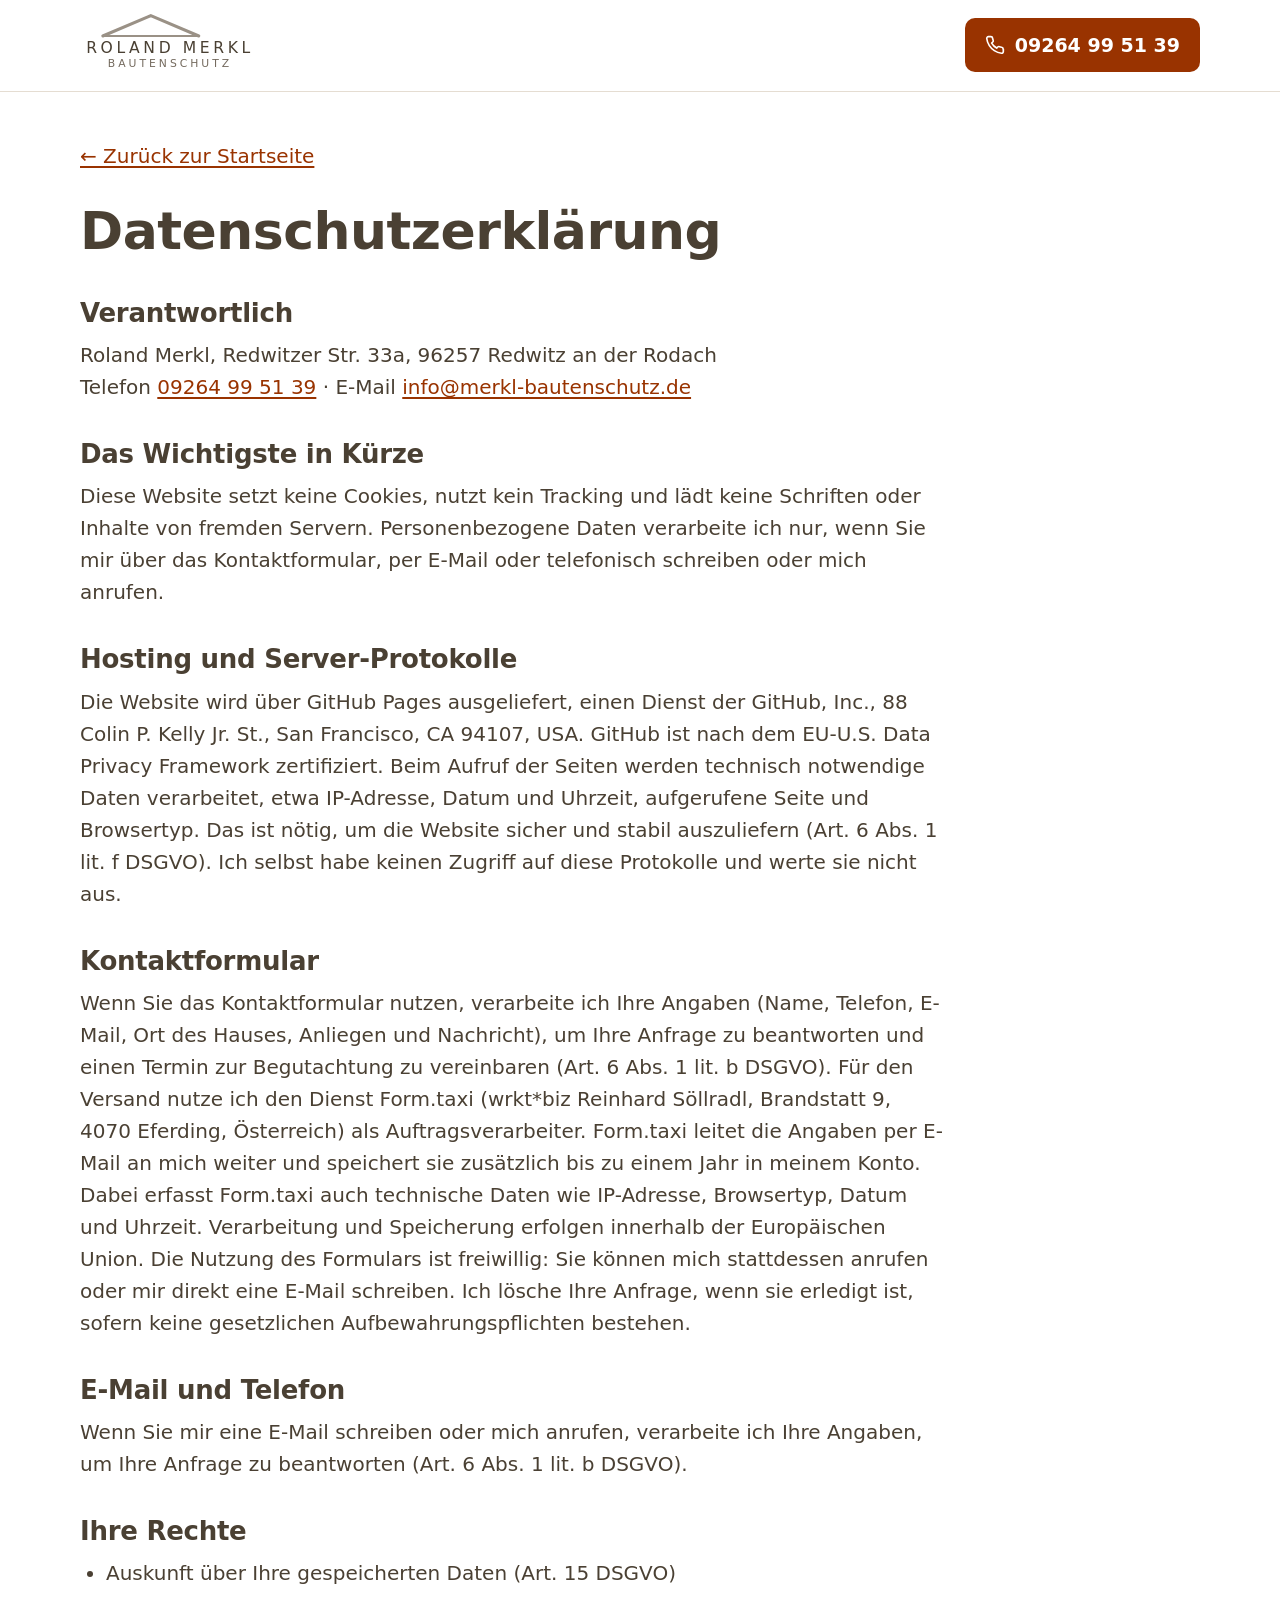
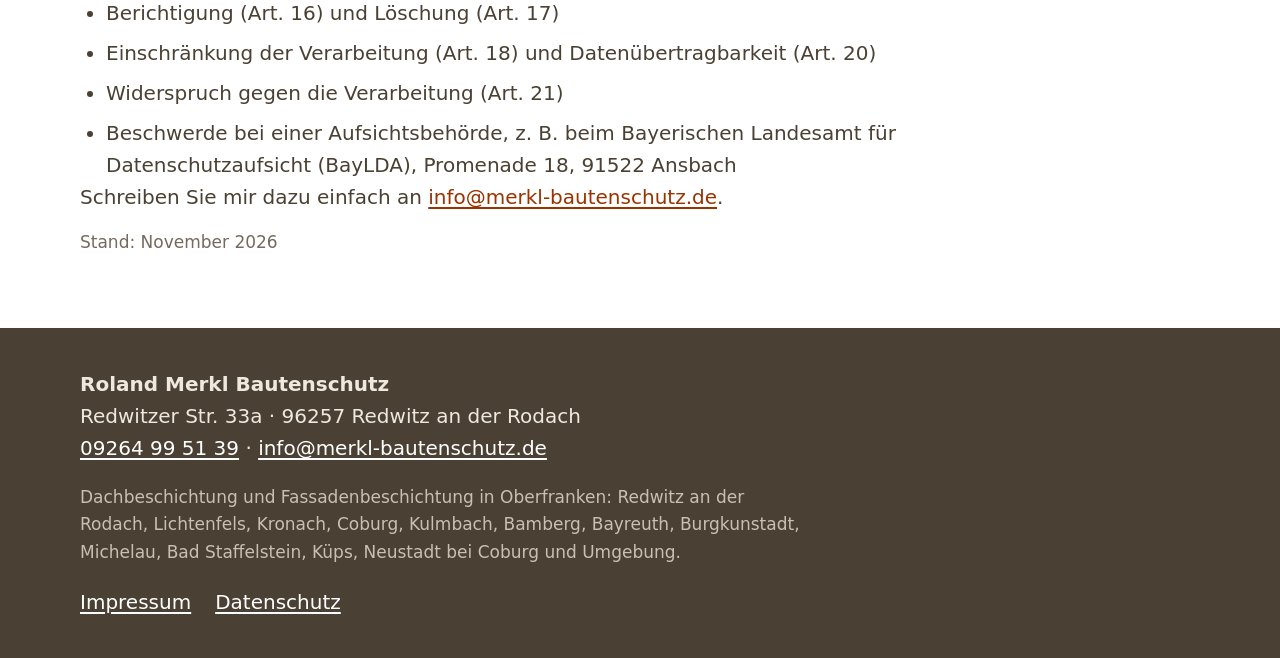
<file: datenschutz.html>
<!doctype html>
<html lang="de">
<head>
<meta charset="utf-8">
<meta http-equiv="Content-Security-Policy" content="default-src 'none'; img-src 'self' data:; style-src 'self' 'unsafe-inline'; script-src 'none'; connect-src https://form.taxi; form-action 'self' https://form.taxi; base-uri 'self'">
<meta name="referrer" content="strict-origin-when-cross-origin">
<meta name="viewport" content="width=device-width, initial-scale=1">
<title>Datenschutz · Roland Merkl Bautenschutz</title>
<meta name="description" content="Datenschutzerklärung von Roland Merkl Bautenschutz.">
<link rel="icon" href="favicon.svg" type="image/svg+xml">
<link rel="stylesheet" href="design.css">
<style>
  .kopf { border-bottom: 1px solid var(--linie); }
  .kopf-innen { display: flex; align-items: center; justify-content: space-between; padding: 12px 0; }
  .logo { width: 180px; height: auto; }
  .kopf-tel { display: inline-flex; align-items: center; gap: 10px; color: var(--weiss); background: var(--rot); padding: 12px 20px; border-radius: var(--radius); font-weight: 700; font-size: 19px; text-decoration: none; }
  .kopf-tel svg { width: 20px; height: 20px; }
  main { padding-block: 48px 72px; }
  main h1 { margin-bottom: 24px; }
  main h2 { font-size: 26px; margin: 36px 0 10px; }
  .zurueck { display: inline-block; margin-bottom: 28px; }
  .fuss { background: var(--grau); color: #efe8df; padding: 40px 0; }
  .fuss a { color: #fff; }
  .fuss-innen { display: grid; gap: 20px; }
  .fuss .orte { color: #c9bfb3; }
  .fuss-nav { display: flex; gap: 24px; }
  @media (max-width: 760px) { .kopf-tel span { display: none; } .kopf-tel { padding: 12px; } }
</style>
</head>
<body>
<header class="kopf"><div class="wrap kopf-innen"><a href="./"><svg class="logo" viewBox="0 0 300 96" role="img" aria-label="Roland Merkl Bautenschutz">
  <path d="M38 40 L118 6 L198 40" fill="none" stroke="#9a9186" stroke-width="5" stroke-linecap="round" stroke-linejoin="round"/>
  <path d="M38 40 L198 40" fill="none" stroke="#9a9186" stroke-width="3" stroke-linecap="round"/>
  <text x="150" y="68" text-anchor="middle" font-family="system-ui, Helvetica, Arial, sans-serif" font-size="26" font-weight="500" letter-spacing="6" fill="#4a4033">ROLAND MERKL</text>
  <text x="150" y="91" text-anchor="middle" font-family="system-ui, Helvetica, Arial, sans-serif" font-size="18" font-weight="400" letter-spacing="5" fill="#746a5e">BAUTENSCHUTZ</text>
</svg></a><a class="kopf-tel" href="tel:+499264995139"><svg viewBox="0 0 24 24" fill="none" stroke="currentColor" stroke-width="2" stroke-linecap="round" stroke-linejoin="round" aria-hidden="true"><path d="M22 16.9v3a2 2 0 0 1-2.2 2 19.8 19.8 0 0 1-8.6-3.1 19.5 19.5 0 0 1-6-6A19.8 19.8 0 0 1 2.1 4.2 2 2 0 0 1 4.1 2h3a2 2 0 0 1 2 1.7c.1.9.4 1.8.7 2.6a2 2 0 0 1-.5 2.1L8 9.7a16 16 0 0 0 6 6l1.3-1.3a2 2 0 0 1 2.1-.4c.8.3 1.7.5 2.6.7a2 2 0 0 1 1.7 2z"/></svg><span>09264 99 51 39</span></a></div></header>
<main><div class="wrap">
<a class="zurueck" href="./">← Zurück zur Startseite</a>
<h1>Datenschutzerklärung</h1>
<h2>Verantwortlich</h2>
<p>Roland Merkl, Redwitzer Str. 33a, 96257 Redwitz an der Rodach<br>Telefon <a href="tel:+499264995139">09264 99 51 39</a> · E-Mail <a href="mailto:info@merkl-bautenschutz.de">info@merkl-bautenschutz.de</a></p>
<h2>Das Wichtigste in Kürze</h2>
<p>Diese Website setzt keine Cookies, nutzt kein Tracking und lädt keine Schriften oder Inhalte von fremden Servern. Personenbezogene Daten verarbeite ich nur, wenn Sie mir über das Kontaktformular, per E-Mail oder telefonisch schreiben oder mich anrufen.</p>
<h2>Hosting und Server-Protokolle</h2>
<p>Die Website wird über GitHub Pages ausgeliefert, einen Dienst der GitHub, Inc., 88 Colin P. Kelly Jr. St., San Francisco, CA 94107, USA. GitHub ist nach dem EU-U.S. Data Privacy Framework zertifiziert. Beim Aufruf der Seiten werden technisch notwendige Daten verarbeitet, etwa IP-Adresse, Datum und Uhrzeit, aufgerufene Seite und Browsertyp. Das ist nötig, um die Website sicher und stabil auszuliefern (Art. 6 Abs. 1 lit. f DSGVO). Ich selbst habe keinen Zugriff auf diese Protokolle und werte sie nicht aus.</p>
<h2>Kontaktformular</h2>
<p>Wenn Sie das Kontaktformular nutzen, verarbeite ich Ihre Angaben (Name, Telefon, E-Mail, Ort des Hauses, Anliegen und Nachricht), um Ihre Anfrage zu beantworten und einen Termin zur Begutachtung zu vereinbaren (Art. 6 Abs. 1 lit. b DSGVO). Für den Versand nutze ich den Dienst Form.taxi (wrkt*biz Reinhard Söllradl, Brandstatt 9, 4070 Eferding, Österreich) als Auftragsverarbeiter. Form.taxi leitet die Angaben per E-Mail an mich weiter und speichert sie zusätzlich bis zu einem Jahr in meinem Konto. Dabei erfasst Form.taxi auch technische Daten wie IP-Adresse, Browsertyp, Datum und Uhrzeit. Verarbeitung und Speicherung erfolgen innerhalb der Europäischen Union. Die Nutzung des Formulars ist freiwillig: Sie können mich stattdessen anrufen oder mir direkt eine E-Mail schreiben. Ich lösche Ihre Anfrage, wenn sie erledigt ist, sofern keine gesetzlichen Aufbewahrungspflichten bestehen.</p>
<h2>E-Mail und Telefon</h2>
<p>Wenn Sie mir eine E-Mail schreiben oder mich anrufen, verarbeite ich Ihre Angaben, um Ihre Anfrage zu beantworten (Art. 6 Abs. 1 lit. b DSGVO).</p>
<h2>Ihre Rechte</h2>
<ul>
<li>Auskunft über Ihre gespeicherten Daten (Art. 15 DSGVO)</li>
<li>Berichtigung (Art. 16) und Löschung (Art. 17)</li>
<li>Einschränkung der Verarbeitung (Art. 18) und Datenübertragbarkeit (Art. 20)</li>
<li>Widerspruch gegen die Verarbeitung (Art. 21)</li>
<li>Beschwerde bei einer Aufsichtsbehörde, z. B. beim Bayerischen Landesamt für Datenschutzaufsicht (BayLDA), Promenade 18, 91522 Ansbach</li>
</ul>
<p>Schreiben Sie mir dazu einfach an <a href="mailto:info@merkl-bautenschutz.de">info@merkl-bautenschutz.de</a>.</p>
<p class="klein">Stand: November 2026</p>
</div></main>
<footer class="fuss">
  <div class="wrap fuss-innen">
    <div>
      <strong>Roland Merkl Bautenschutz</strong><br>Redwitzer Str. 33a · 96257 Redwitz an der Rodach<br>
      <a href="tel:+499264995139">09264 99 51 39</a> · <a href="mailto:info@merkl-bautenschutz.de">info@merkl-bautenschutz.de</a>
    </div>
    <p class="klein orte">Dachbeschichtung und Fassadenbeschichtung in Oberfranken: Redwitz an der Rodach, Lichtenfels, Kronach, Coburg, Kulmbach, Bamberg, Bayreuth, Burgkunstadt, Michelau, Bad Staffelstein, Küps, Neustadt bei Coburg und Umgebung.</p>
    <nav class="fuss-nav" aria-label="Rechtliches"><a href="impressum.html">Impressum</a><a href="datenschutz.html">Datenschutz</a></nav>
  </div>
</footer>

</body></html>
</file>
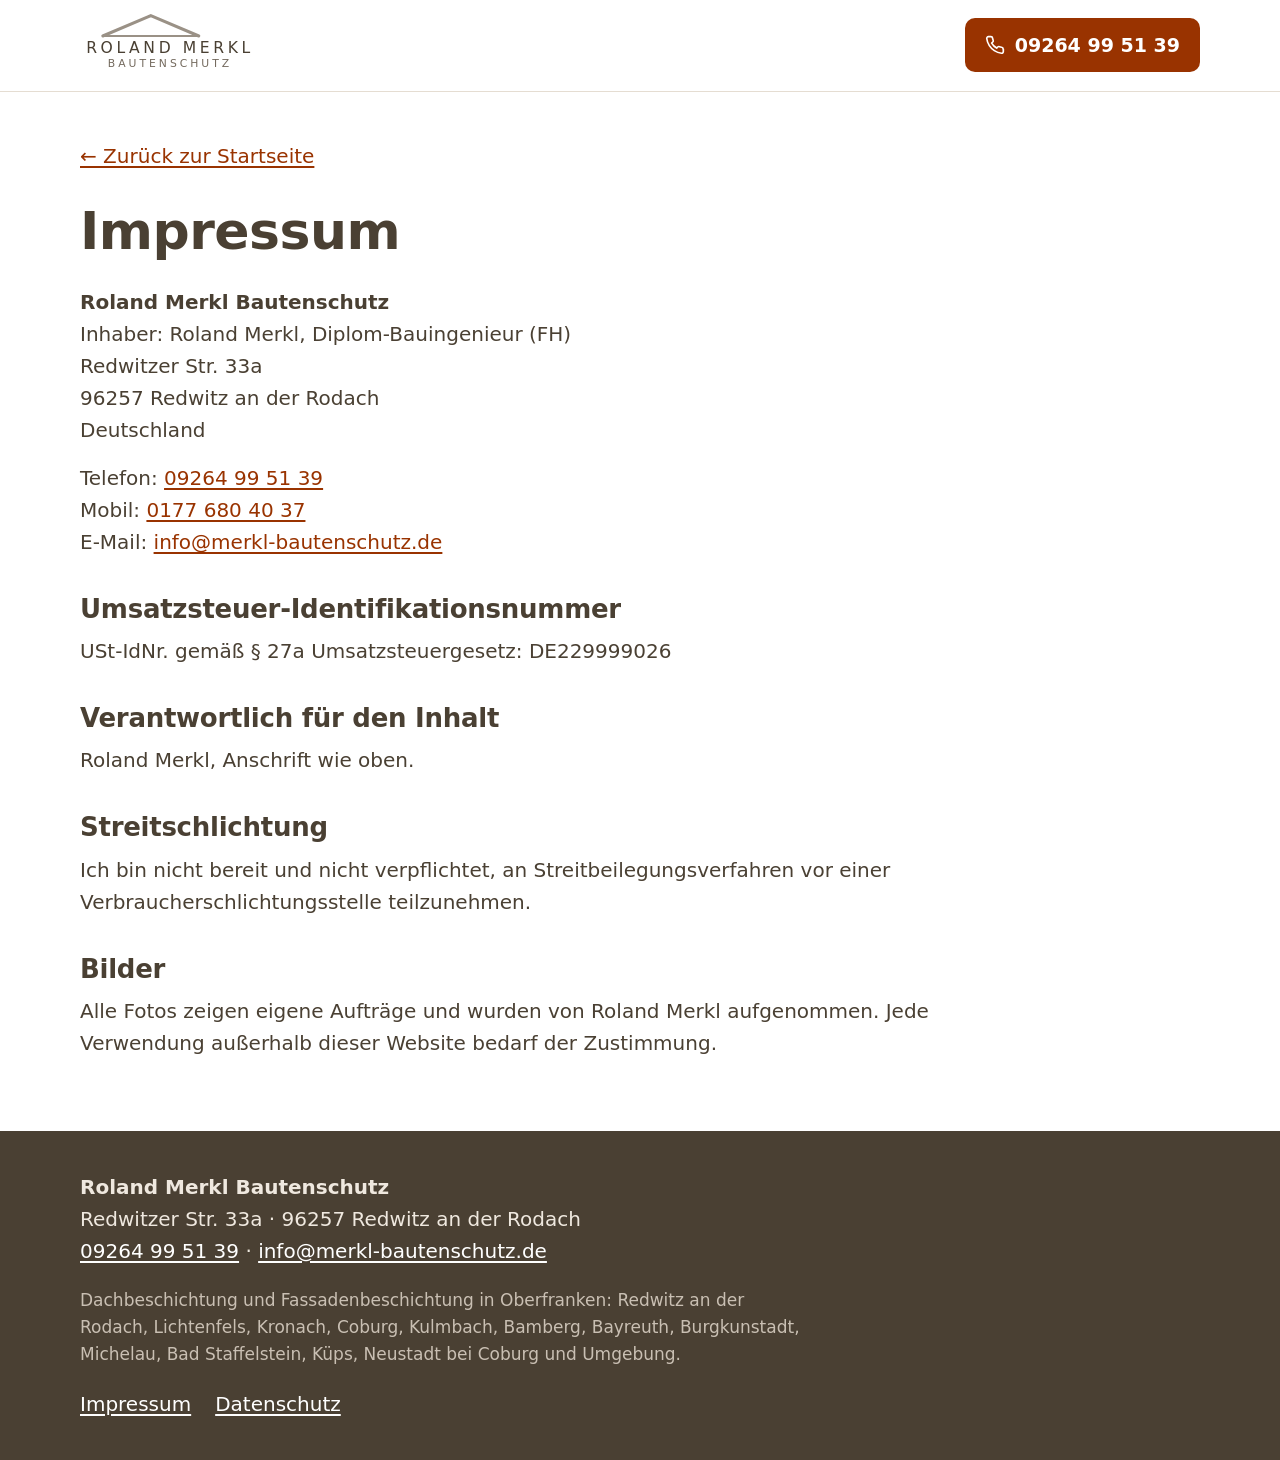
<file: impressum.html>
<!doctype html>
<html lang="de">
<head>
<meta charset="utf-8">
<meta http-equiv="Content-Security-Policy" content="default-src 'none'; img-src 'self' data:; style-src 'self' 'unsafe-inline'; script-src 'none'; connect-src https://form.taxi; form-action 'self' https://form.taxi; base-uri 'self'">
<meta name="referrer" content="strict-origin-when-cross-origin">
<meta name="viewport" content="width=device-width, initial-scale=1">
<title>Impressum · Roland Merkl Bautenschutz</title>
<meta name="description" content="Impressum von Roland Merkl Bautenschutz, Redwitz an der Rodach.">
<link rel="icon" href="favicon.svg" type="image/svg+xml">
<link rel="stylesheet" href="design.css">
<style>
  .kopf { border-bottom: 1px solid var(--linie); }
  .kopf-innen { display: flex; align-items: center; justify-content: space-between; padding: 12px 0; }
  .logo { width: 180px; height: auto; }
  .kopf-tel { display: inline-flex; align-items: center; gap: 10px; color: var(--weiss); background: var(--rot); padding: 12px 20px; border-radius: var(--radius); font-weight: 700; font-size: 19px; text-decoration: none; }
  .kopf-tel svg { width: 20px; height: 20px; }
  main { padding-block: 48px 72px; }
  main h1 { margin-bottom: 24px; }
  main h2 { font-size: 26px; margin: 36px 0 10px; }
  .zurueck { display: inline-block; margin-bottom: 28px; }
  .fuss { background: var(--grau); color: #efe8df; padding: 40px 0; }
  .fuss a { color: #fff; }
  .fuss-innen { display: grid; gap: 20px; }
  .fuss .orte { color: #c9bfb3; }
  .fuss-nav { display: flex; gap: 24px; }
  @media (max-width: 760px) { .kopf-tel span { display: none; } .kopf-tel { padding: 12px; } }
</style>
</head>
<body>
<header class="kopf"><div class="wrap kopf-innen"><a href="./"><svg class="logo" viewBox="0 0 300 96" role="img" aria-label="Roland Merkl Bautenschutz">
  <path d="M38 40 L118 6 L198 40" fill="none" stroke="#9a9186" stroke-width="5" stroke-linecap="round" stroke-linejoin="round"/>
  <path d="M38 40 L198 40" fill="none" stroke="#9a9186" stroke-width="3" stroke-linecap="round"/>
  <text x="150" y="68" text-anchor="middle" font-family="system-ui, Helvetica, Arial, sans-serif" font-size="26" font-weight="500" letter-spacing="6" fill="#4a4033">ROLAND MERKL</text>
  <text x="150" y="91" text-anchor="middle" font-family="system-ui, Helvetica, Arial, sans-serif" font-size="18" font-weight="400" letter-spacing="5" fill="#746a5e">BAUTENSCHUTZ</text>
</svg></a><a class="kopf-tel" href="tel:+499264995139"><svg viewBox="0 0 24 24" fill="none" stroke="currentColor" stroke-width="2" stroke-linecap="round" stroke-linejoin="round" aria-hidden="true"><path d="M22 16.9v3a2 2 0 0 1-2.2 2 19.8 19.8 0 0 1-8.6-3.1 19.5 19.5 0 0 1-6-6A19.8 19.8 0 0 1 2.1 4.2 2 2 0 0 1 4.1 2h3a2 2 0 0 1 2 1.7c.1.9.4 1.8.7 2.6a2 2 0 0 1-.5 2.1L8 9.7a16 16 0 0 0 6 6l1.3-1.3a2 2 0 0 1 2.1-.4c.8.3 1.7.5 2.6.7a2 2 0 0 1 1.7 2z"/></svg><span>09264 99 51 39</span></a></div></header>
<main><div class="wrap">
<a class="zurueck" href="./">← Zurück zur Startseite</a>
<h1>Impressum</h1>
<p><strong>Roland Merkl Bautenschutz</strong><br>Inhaber: Roland Merkl, Diplom-Bauingenieur (FH)<br>Redwitzer Str. 33a<br>96257 Redwitz an der Rodach<br>Deutschland</p>
<p>Telefon: <a href="tel:+499264995139">09264 99 51 39</a><br>Mobil: <a href="tel:+491776804037">0177 680 40 37</a><br>E-Mail: <a href="mailto:info@merkl-bautenschutz.de">info@merkl-bautenschutz.de</a></p>
<h2>Umsatzsteuer-Identifikationsnummer</h2>
<p>USt-IdNr. gemäß § 27a Umsatzsteuergesetz: DE229999026</p>
<h2>Verantwortlich für den Inhalt</h2>
<p>Roland Merkl, Anschrift wie oben.</p>
<h2>Streitschlichtung</h2>
<p>Ich bin nicht bereit und nicht verpflichtet, an Streitbeilegungsverfahren vor einer Verbraucherschlichtungsstelle teilzunehmen.</p>
<h2>Bilder</h2>
<p>Alle Fotos zeigen eigene Aufträge und wurden von Roland Merkl aufgenommen. Jede Verwendung außerhalb dieser Website bedarf der Zustimmung.</p>
</div></main>
<footer class="fuss">
  <div class="wrap fuss-innen">
    <div>
      <strong>Roland Merkl Bautenschutz</strong><br>Redwitzer Str. 33a · 96257 Redwitz an der Rodach<br>
      <a href="tel:+499264995139">09264 99 51 39</a> · <a href="mailto:info@merkl-bautenschutz.de">info@merkl-bautenschutz.de</a>
    </div>
    <p class="klein orte">Dachbeschichtung und Fassadenbeschichtung in Oberfranken: Redwitz an der Rodach, Lichtenfels, Kronach, Coburg, Kulmbach, Bamberg, Bayreuth, Burgkunstadt, Michelau, Bad Staffelstein, Küps, Neustadt bei Coburg und Umgebung.</p>
    <nav class="fuss-nav" aria-label="Rechtliches"><a href="impressum.html">Impressum</a><a href="datenschutz.html">Datenschutz</a></nav>
  </div>
</footer>

</body></html>
</file>
<file: design.css>
/* Merkl Bautenschutz: zentrale Design-Variablen. Beschreibung in DESIGN.md. */
:root {
  --rot: #993300;
  --rot-dunkel: #7a2800;
  --grau: #4a4033;
  --grau-mittel: #746a5e;
  --creme: #fff7ef;
  --sand: #f3ece3;
  --linie: #e5ddd2;
  --weiss: #ffffff;

  --schrift: system-ui, -apple-system, "Segoe UI", Roboto, "Helvetica Neue", Arial, sans-serif;
  --schrift-serif: Georgia, "Times New Roman", serif;
  --grund: 20px;
  --zeile: 1.6;
  --h1: clamp(36px, 5vw, 52px);
  --h2: clamp(30px, 3.6vw, 36px);
  --h3: 24px;
  --klein: 17px;

  --breite: 1120px;
  --text-breite: 68ch;
  --rand: 20px;
  --abschnitt: 72px;
  --radius: 10px;
  --knopf-hoehe: 56px;
}

* { box-sizing: border-box; margin: 0; padding: 0; }
html { scroll-behavior: smooth; }
body {
  background: var(--weiss);
  color: var(--grau);
  font: 400 var(--grund)/var(--zeile) var(--schrift);
  -webkit-font-smoothing: antialiased;
}
img { display: block; max-width: 100%; height: auto; }
a { color: var(--rot); text-decoration-thickness: 2px; text-underline-offset: 3px; }
a:hover { color: var(--rot-dunkel); }
h1, h2, h3 { font-weight: 600; line-height: 1.2; letter-spacing: -0.01em; }
h1 { font-size: var(--h1); }
h2 { font-size: var(--h2); margin-bottom: 20px; }
h3 { font-size: var(--h3); margin-bottom: 10px; }
p { max-width: var(--text-breite); }
p + p { margin-top: 16px; }
ul, ol { padding-left: 1.3em; max-width: var(--text-breite); }
li + li { margin-top: 8px; }
.klein { font-size: var(--klein); color: var(--grau-mittel); }
.sr-only { position: absolute; width: 1px; height: 1px; overflow: hidden; clip: rect(0 0 0 0); white-space: nowrap; }

/* Layout */
.wrap { width: min(var(--breite), 100% - 2 * var(--rand)); margin-inline: auto; }
section { padding-block: var(--abschnitt); }
section.creme { background: var(--creme); }
section.sand { background: var(--sand); }
.kopf-ueber { color: var(--rot); font-size: var(--klein); font-weight: 600; letter-spacing: 0.06em; text-transform: uppercase; margin-bottom: 8px; }

/* Knöpfe */
.knopf {
  display: inline-flex; align-items: center; justify-content: center; gap: 10px;
  min-height: var(--knopf-hoehe); padding: 0 28px;
  border-radius: var(--radius); font-size: var(--grund); font-weight: 600;
  text-decoration: none; border: 2px solid transparent; cursor: pointer;
  font-family: inherit;
}
.knopf.rot { background: var(--rot); color: var(--weiss); border-color: var(--rot); }
.knopf.rot:hover { background: var(--rot-dunkel); border-color: var(--rot-dunkel); color: var(--weiss); }
.knopf.hell { background: var(--weiss); color: var(--grau); border-color: var(--linie); }
.knopf.hell:hover { border-color: var(--grau); color: var(--grau); }
.knopf svg { width: 22px; height: 22px; flex: none; }
.knoepfe { display: flex; flex-wrap: wrap; gap: 14px; margin-top: 28px; }

/* Haken-Liste */
.haken { list-style: none; padding: 0; }
.haken li { position: relative; padding-left: 36px; }
.haken li::before {
  content: ""; position: absolute; left: 0; top: 0.35em; width: 22px; height: 22px;
  border-radius: 50%; background: var(--rot);
  -webkit-mask: url("data:image/svg+xml,%3Csvg xmlns='http://www.w3.org/2000/svg' viewBox='0 0 24 24'%3E%3Ccircle cx='12' cy='12' r='12' fill='black'/%3E%3Cpath d='M7 12.5l3 3 7-7' stroke='white' stroke-width='2.4' fill='none' stroke-linecap='round' stroke-linejoin='round'/%3E%3C/svg%3E") center/contain no-repeat;
  mask: url("data:image/svg+xml,%3Csvg xmlns='http://www.w3.org/2000/svg' viewBox='0 0 24 24'%3E%3Ccircle cx='12' cy='12' r='12' fill='black'/%3E%3Cpath d='M7 12.5l3 3 7-7' stroke='white' stroke-width='2.4' fill='none' stroke-linecap='round' stroke-linejoin='round'/%3E%3C/svg%3E") center/contain no-repeat;
}

/* Vorher / Nachher */
.vn { display: grid; grid-template-columns: 1fr 1fr; gap: 16px; }
.vn figure { position: relative; }
.vn img { border-radius: var(--radius); aspect-ratio: 4/3; object-fit: cover; width: 100%; }
.vn figcaption {
  position: absolute; left: 12px; top: 12px; padding: 6px 14px; border-radius: 6px;
  background: rgba(255,255,255,.92); color: var(--grau); font-weight: 600; font-size: var(--klein);
}
.vn figure.nachher figcaption { background: var(--rot); color: var(--weiss); }
.vn-text { margin-top: 12px; }
.vn-liste { display: grid; gap: 48px; }

/* Formular */
form label { display: block; font-weight: 600; margin-bottom: 6px; }
form input, form textarea, form select {
  width: 100%; font: inherit; color: var(--grau); padding: 14px 16px;
  border: 2px solid var(--linie); border-radius: var(--radius); background: var(--weiss);
  min-height: var(--knopf-hoehe);
}
form input:focus, form textarea:focus { outline: 3px solid var(--rot); outline-offset: 2px; border-color: var(--rot); }
form textarea { min-height: 160px; resize: vertical; }
.feld { margin-bottom: 20px; }
.felder-2 { display: grid; grid-template-columns: 1fr 1fr; gap: 0 20px; }

/* Fester Anruf-Knopf fürs Handy */
.anruf-leiste { display: none; }

@media (max-width: 760px) {
  :root { --grund: 18px; --abschnitt: 48px; }
  .vn { grid-template-columns: 1fr; }
  .felder-2 { grid-template-columns: 1fr; }
  .anruf-leiste {
    display: flex; position: fixed; left: 0; right: 0; bottom: 0; z-index: 50;
    padding: 10px var(--rand) calc(10px + env(safe-area-inset-bottom));
    background: rgba(255,255,255,.96); border-top: 1px solid var(--linie);
  }
  .anruf-leiste .knopf { width: 100%; white-space: nowrap; font-size: 19px; }
  body { padding-bottom: 86px; }
}
</file>
